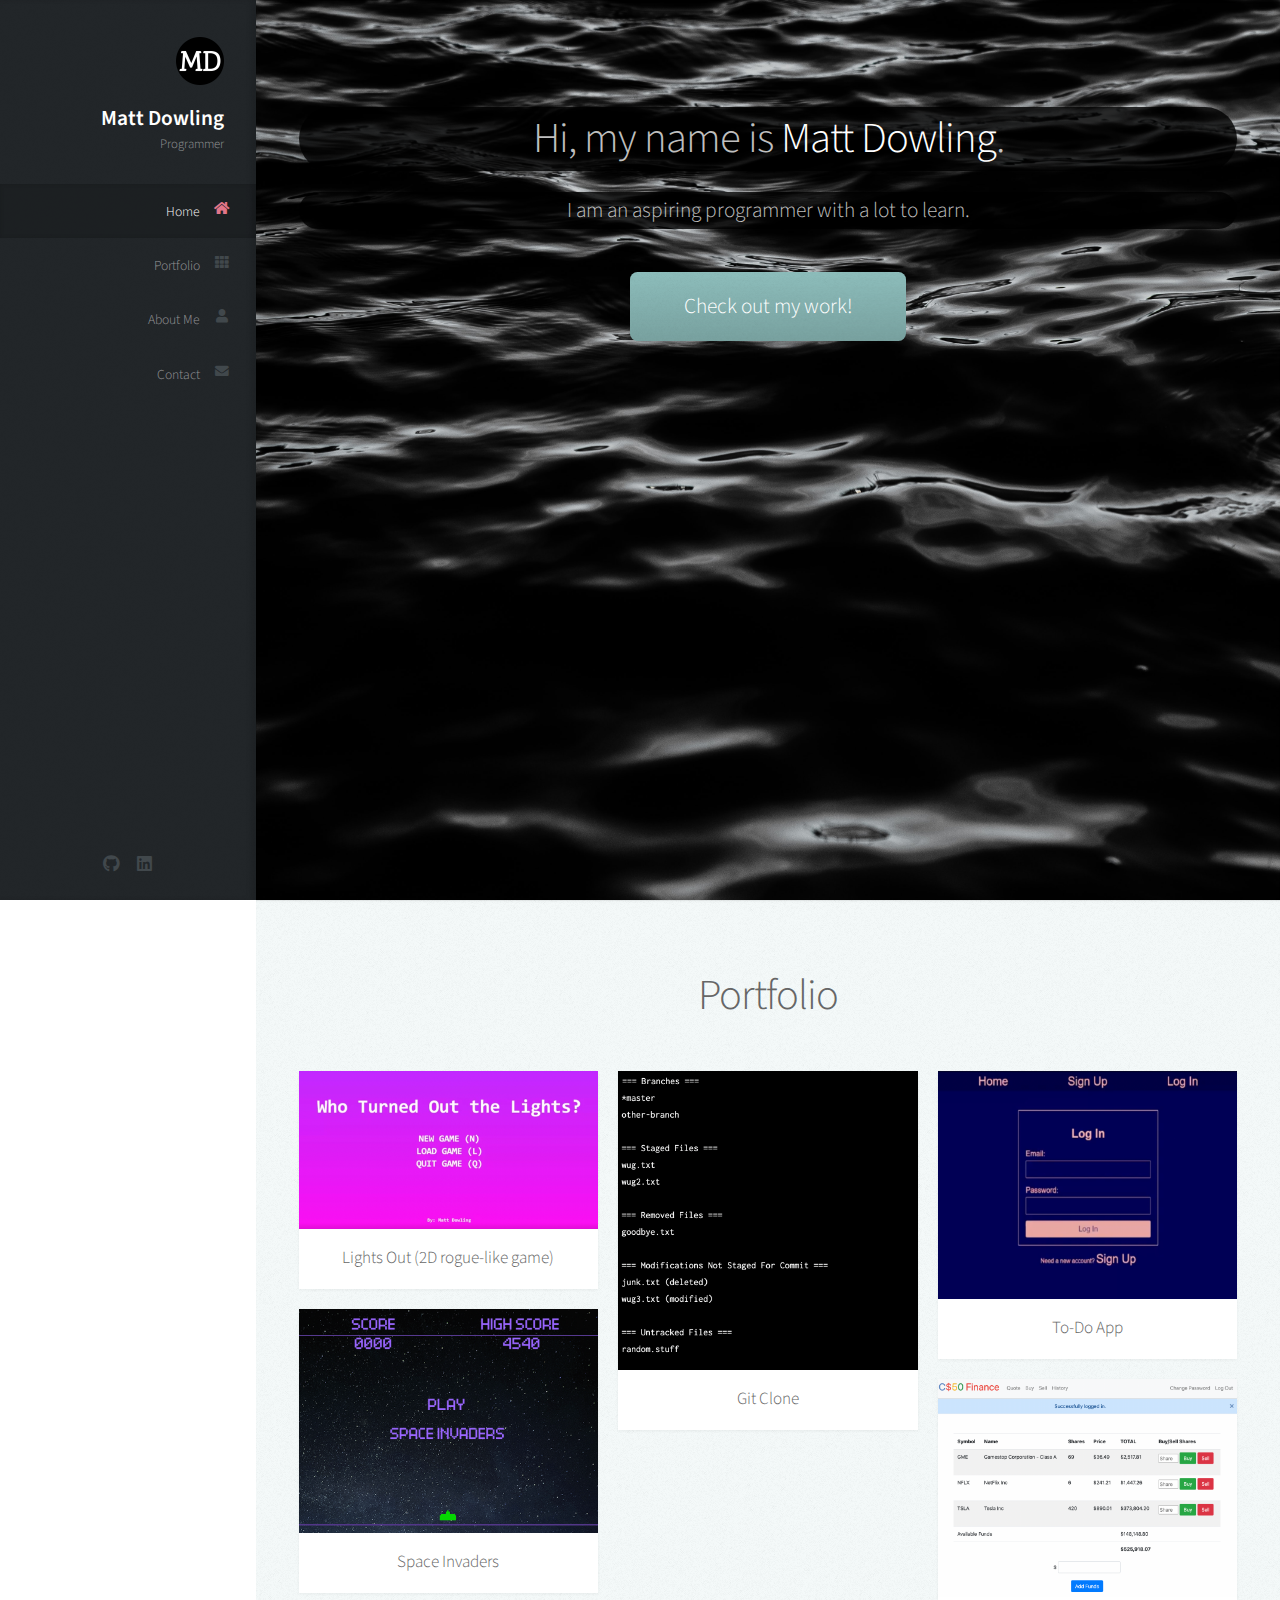
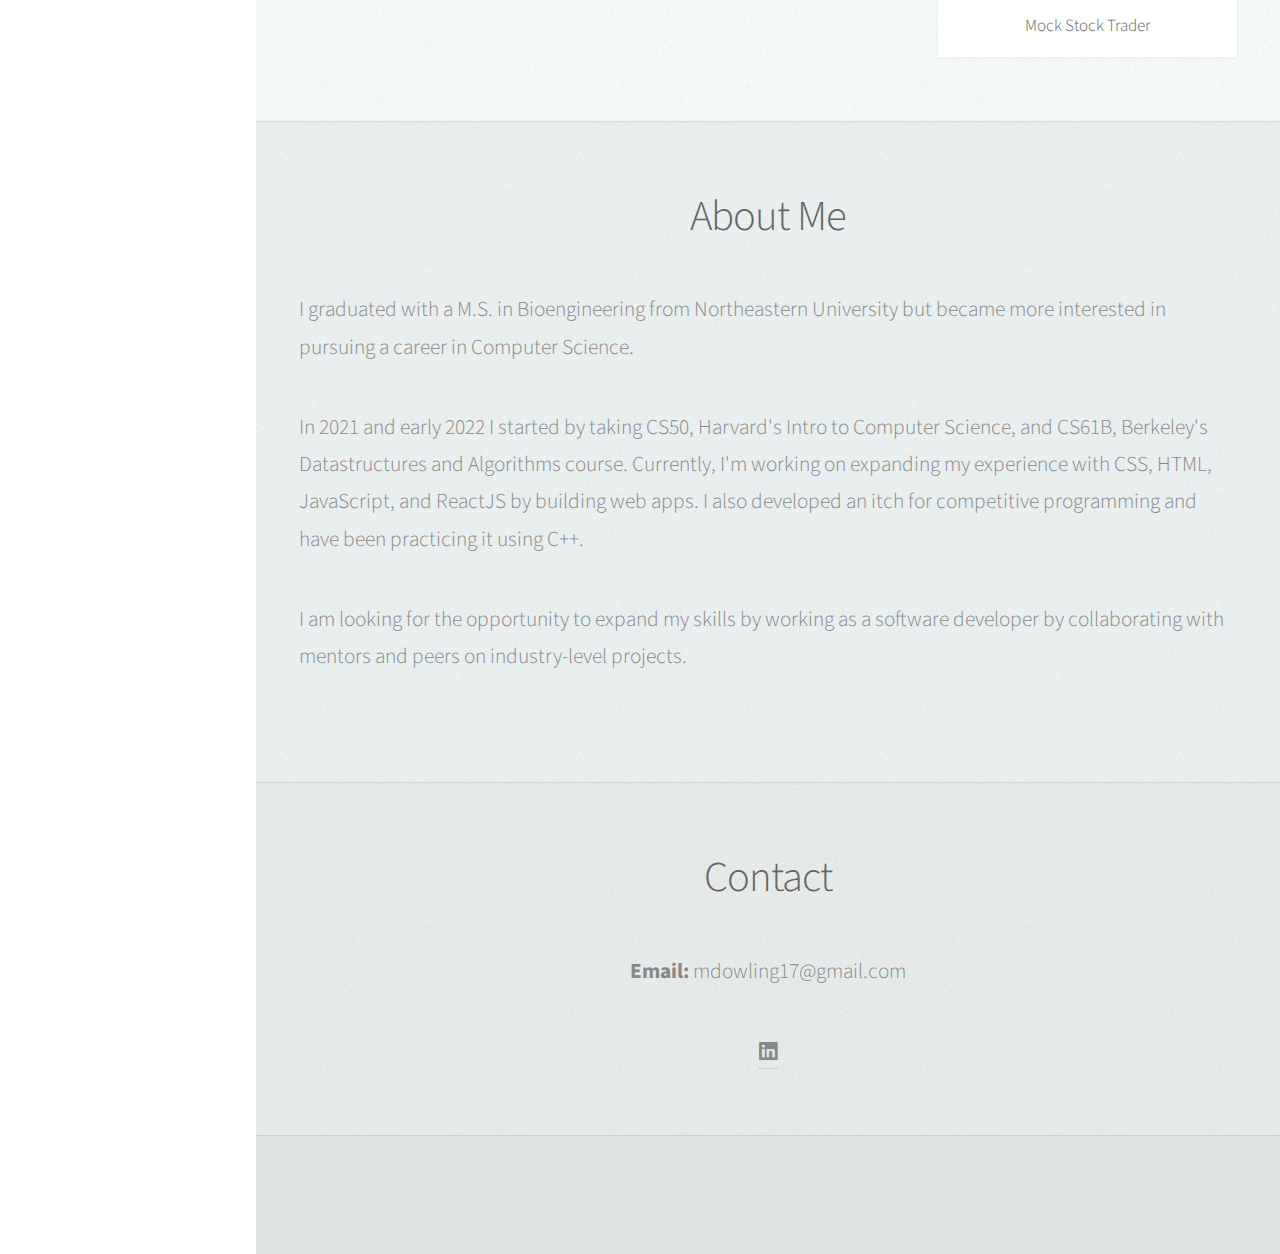
<file: index.html>
<!DOCTYPE HTML>
<!--
	Prologue by HTML5 UP
	html5up.net | @ajlkn
	Free for personal and commercial use under the CCA 3.0 license (html5up.net/license)
-->
<html>
	<head>
		<title>Matt Dowling</title>
		<meta charset="utf-8" />
		<meta name="viewport" content="width=device-width, initial-scale=1, user-scalable=no" />
		<link rel="stylesheet" href="assets/css/main.css" />
		<link rel="stylesheet" href="https://cdnjs.cloudflare.com/ajax/libs/font-awesome/6.1.2/css/all.min.css" integrity="sha512-1sCRPdkRXhBV2PBLUdRb4tMg1w2YPf37qatUFeS7zlBy7jJI8Lf4VHwWfZZfpXtYSLy85pkm9GaYVYMfw5BC1A==" crossorigin="anonymous" referrerpolicy="no-referrer" />
		<link rel="apple-touch-icon" sizes="180x180" href="/images/favicon_io/apple-touch-icon.png">
		<link rel="icon" type="image/png" sizes="32x32" href="/images/favicon_io/favicon-32x32.png">
		<link rel="icon" type="image/png" sizes="16x16" href="/images/favicon_io/favicon-16x16.png">
		<link rel="manifest" href="/images/favicon_io/site.webmanifest">
	</head>
	<body class="is-preload">

		<!-- Header -->
			<div id="header">

				<div class="top">

					<!-- Logo -->
						<div id="logo">
							<span class="image avatar48"><img src="images/favicon_io/android-chrome-192x192.png" alt="" /></span>
							<h1 id="title">Matt Dowling</h1>
							<p>Programmer</p>
						</div>

					<!-- Nav -->
						<nav id="nav">
							<ul>
								<li><a href="#top" id="top-link"><span class="icon solid fa-home">Home</span></a></li>
								<li><a href="#portfolio" id="portfolio-link"><span class="icon solid fa-th">Portfolio</span></a></li>
								<li><a href="#about" id="about-link"><span class="icon solid fa-user">About Me</span></a></li>
								<li><a href="#contact" id="contact-link"><span class="icon solid fa-envelope">Contact</span></a></li>
							</ul>
						</nav>

				</div>

				<div class="bottom">

					<!-- Social Icons -->
						<ul class="icons">
							<!-- <li><a href="#" class="icon brands fa-twitter"><span class="label">Twitter</span></a></li>
							<li><a href="#" class="icon brands fa-facebook-f"><span class="label">Facebook</span></a></li> -->
							<li><a href="https://github.com/mdowling17" class="icon brands fa-github"><span class="label">Github</span></a></li>
							<li><a href="https://www.linkedin.com/in/matthew-d-b1b749139/" class="icon brands fa-linkedin"><span class="label">LinkedIn</span></a></li>
							<!-- <li><a href="#" class="icon brands fa-dribbble"><span class="label">Dribbble</span></a></li> -->
							<!-- <li><a href="#" class="icon solid fa-envelope"><span class="label">Email</span></a></li> -->
						</ul>

				</div>

			</div>

		<!-- Main -->
			<div id="main">

				<!-- Intro -->
					<section id="top" class="one dark cover" style="height:100vh">
						<div class="container">

							<header>
								<h2 class="alt">Hi, my name is <strong>Matt Dowling</strong>.</h2>
								<p>I am an aspiring programmer with a lot to learn.</p>
							</header>

							<footer>
								<a href="#portfolio" class="button scrolly">Check out my work!</a>
							</footer>
							

						</div>
					</section>

				<!-- Portfolio -->
					<section id="portfolio" class="two">
						<div class="container">

							<header>
								<h2>Portfolio</h2>
							</header>

							<!-- <p>Filler</p> -->

							<div class="row">
								<div class="col-4 col-12-mobile">
									<article class="item">
										<a href="lightsout.html" class="image fit"><img src="images/LightsOutCover.png" alt="" /></a>
										<header>
											<h3>Lights Out (2D rogue-like game)</h3>
										</header>
									</article>
									<article class="item">
										<a href="spaceinvaders.html" class="image fit"><img src="images/SpaceInvadersCover.png" alt="" /></a>
										<header>
											<h3>Space Invaders</h3>
										</header>
									</article>
								</div>
								<div class="col-4 col-12-mobile">
									<article class="item">
										<a href="gitclone.html" class="image fit"><img src="images/Gitlet.png" alt="" /></a>
										<header>
											<h3>Git Clone</h3>
										</header>
									</article>
									<!-- <article class="item">
										<a href="#" class="image fit"><img src="images/pic07.jpg" alt="" /></a>
										<header>
											<h3>Orci Convallis</h3>
										</header>
									</article> -->
								</div>
								<div class="col-4 col-12-mobile">
									<article class="item">
										<a href="todoapp.html" class="image fit"><img src="images/ToDoAppCover.png" alt="" /></a>
										<header>
											<h3>To-Do App</h3>
										</header>
									</article>
									<article class="item">
										<a href="finance.html" class="image fit"><img src="images/FinanceCover.png" alt="" /></a>
										<header>
											<h3>Mock Stock Trader</h3>
										</header>
									</article>
								</div>
							</div>

						</div>
					</section>

				<!-- About Me -->
					<section id="about" class="three">
						<div class="container">

							<header>
								<h2>About Me</h2>
							</header>

							<!-- <a href="#" class="image featured"><img src="images/pic08.jpg" alt="" /></a> -->
							<div class="txt-left">
							<p>I graduated with a M.S. in Bioengineering from Northeastern University but became more interested in pursuing a career in Computer Science.</p>
							<p>In 2021 and early 2022 I started by taking CS50, Harvard's Intro to Computer Science, and CS61B, Berkeley's Datastructures and Algorithms course.  Currently, I'm working on expanding my experience with CSS, HTML, JavaScript, and ReactJS by building web apps. I also developed an itch for competitive programming and have been practicing it using C++.</p> 
							<p>I am looking for the opportunity to expand my skills by working as a software developer by collaborating with mentors and peers on industry-level projects.</p>
							</div>
						</div>
					</section>

				<!-- Contact -->
					<section id="contact" class="four">
						<div class="container">

							<header>
								<h2>Contact</h2>
							</header>

							<p><span style="font-weight: bold">Email:</span> mdowling17@gmail.com</p>
							<a href="https://www.linkedin.com/in/matthew-d-b1b749139/" class="icon brands fa-linkedin"><span class="label">LinkedIn</span></a>

							<!-- <p>Elementum sem parturient nulla quam placerat viverra
							mauris non cum elit tempus ullamcorper dolor. Libero rutrum ut lacinia
							donec curae mus. Eleifend id porttitor ac ultricies lobortis sem nunc
							orci ridiculus faucibus a consectetur. Porttitor curae mauris urna mi dolor.</p> -->

							<!-- <form method="post" action="#">
								<div class="row">
									<div class="col-6 col-12-mobile"><input type="text" name="name" placeholder="Name" /></div>
									<div class="col-6 col-12-mobile"><input type="text" name="email" placeholder="Email" /></div>
									<div class="col-12">
										<textarea name="message" placeholder="Message"></textarea>
									</div>
									<div class="col-12">
										<input type="submit" value="Send Message" />
									</div>
								</div>
							</form> -->

						</div>
					</section>

			</div>

		<!-- Footer -->
			<div id="footer">

				<!-- Copyright -->
					<ul class="copyright">
						<!-- <li>&copy; Untitled. All rights reserved.</li><li>Design: <a href="http://html5up.net">HTML5 UP</a></li> -->
					</ul>

			</div>

		<!-- Scripts -->
			<script src="assets/js/jquery.min.js"></script>
			<script src="assets/js/jquery.scrolly.min.js"></script>
			<script src="assets/js/jquery.scrollex.min.js"></script>
			<script src="assets/js/browser.min.js"></script>
			<script src="assets/js/breakpoints.min.js"></script>
			<script src="assets/js/util.js"></script>
			<script src="assets/js/main.js"></script>

	</body>
</html>
</file>
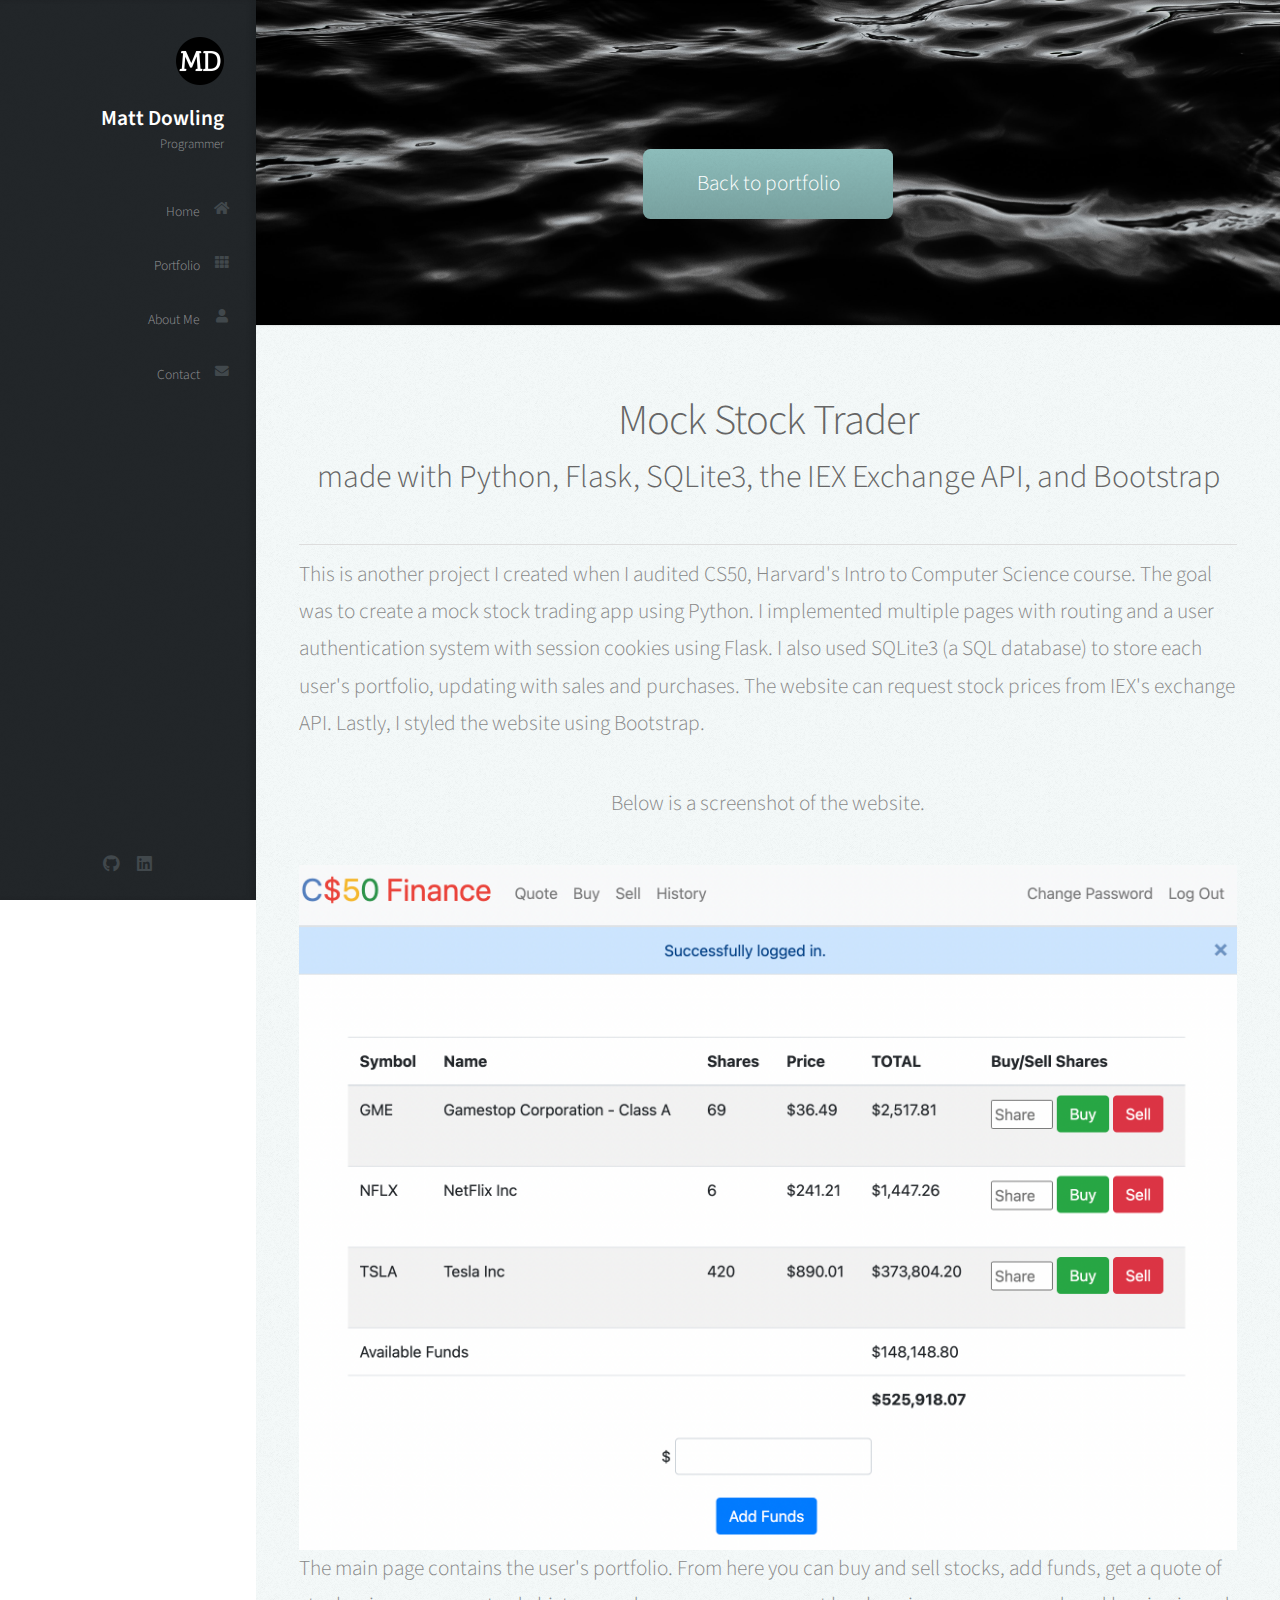
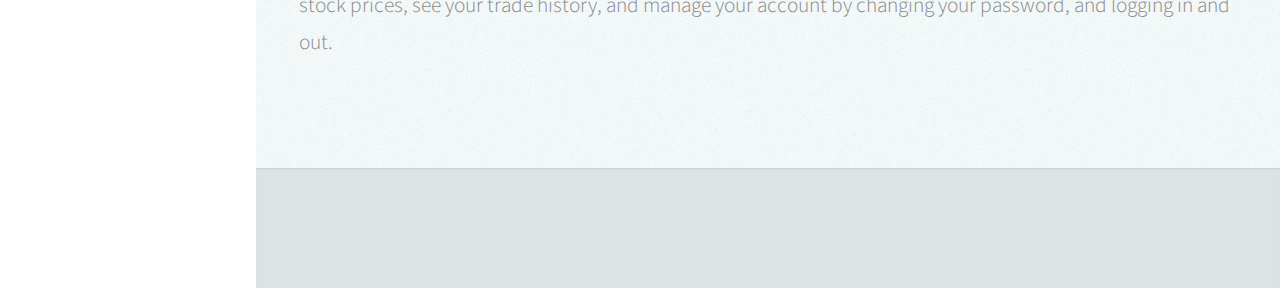
<file: finance.html>
<!DOCTYPE HTML>
<!--
	Prologue by HTML5 UP
	html5up.net | @ajlkn
	Free for personal and commercial use under the CCA 3.0 license (html5up.net/license)
-->
<html>
	<head>
		<title>Matt Dowling</title>
		<meta charset="utf-8" />
		<meta name="viewport" content="width=device-width, initial-scale=1, user-scalable=no" />
		<link rel="stylesheet" href="assets/css/main.css" />
		<link rel="stylesheet" href="https://cdnjs.cloudflare.com/ajax/libs/font-awesome/6.1.2/css/all.min.css" integrity="sha512-1sCRPdkRXhBV2PBLUdRb4tMg1w2YPf37qatUFeS7zlBy7jJI8Lf4VHwWfZZfpXtYSLy85pkm9GaYVYMfw5BC1A==" crossorigin="anonymous" referrerpolicy="no-referrer" />
		<link rel="apple-touch-icon" sizes="180x180" href="/images/favicon_io/apple-touch-icon.png">
		<link rel="icon" type="image/png" sizes="32x32" href="/images/favicon_io/favicon-32x32.png">
		<link rel="icon" type="image/png" sizes="16x16" href="/images/favicon_io/favicon-16x16.png">
		<link rel="manifest" href="/images/favicon_io/site.webmanifest">
	</head>
	<body class="is-preload">

		<!-- Header -->
			<div id="header">

				<div class="top">

					<!-- Logo -->
						<div id="logo">
							<span class="image avatar48"><img src="images/favicon_io/android-chrome-192x192.png" alt="" /></span>
							<h1 id="title">Matt Dowling</h1>
							<p>Programmer</p>
						</div>

					<!-- Nav -->
						<nav id="nav">
							<ul>
								<li><a href="index.html#top" id="top-link"><span class="icon solid fa-home">Home</span></a></li>
								<li><a href="index.html#portfolio" id="portfolio-link"><span class="icon solid fa-th">Portfolio</span></a></li>
								<li><a href="index.html#about" id="about-link"><span class="icon solid fa-user">About Me</span></a></li>
								<li><a href="index.html#contact" id="contact-link"><span class="icon solid fa-envelope">Contact</span></a></li>
							</ul>
						</nav>

				</div>

				<div class="bottom">

					<!-- Social Icons -->
						<ul class="icons">
							<!-- <li><a href="#" class="icon brands fa-twitter"><span class="label">Twitter</span></a></li>
							<li><a href="#" class="icon brands fa-facebook-f"><span class="label">Facebook</span></a></li> -->
							<li><a href="#" class="icon brands fa-github"><span class="label">Github</span></a></li>
							<li><a href="#" class="icon brands fa-linkedin"><span class="label">LinkedIn</span></a></li>
							<!-- <li><a href="#" class="icon brands fa-dribbble"><span class="label">Dribbble</span></a></li> -->
							<!-- <li><a href="#" class="icon solid fa-envelope"><span class="label">Email</span></a></li> -->
						</ul>

				</div>

			</div>

		<!-- Main -->
			<div id="main">

				<!-- Intro -->
					<section id="top" class="one dark cover">
						<div class="container">

							<header>
								
							</header>

							<footer>
								<a href="index.html#portfolio" class="button scrolly">Back to portfolio</a>
							</footer>

						</div>
					</section>

				<!-- Portfolio Item -->
					<section id="portfolio" class="two">
						<div class="container">

							<header>
								<h2>Mock Stock Trader</h2>
                                <h3>made with Python, Flask, SQLite3, the IEX Exchange API, and Bootstrap</h3>
							</header>
                            <hr>
							<p class="txt-left">This is another project I created when I audited CS50, Harvard's Intro to Computer Science course. The goal was to create a mock stock trading app using Python. I implemented multiple pages with routing and a user authentication system with session cookies using Flask. I also used SQLite3 (a SQL database) to store each user's portfolio, updating with sales and purchases. The website can request stock prices from IEX's exchange API. Lastly, I styled the website using Bootstrap.</p>
                            <p class="txt-center">Below is a screenshot of the website.</p>
							<div class="row aln-center">
								<img src="images/FinanceCover.png">
							</div>
							<p class="txt-left">The main page contains the user's portfolio. From here you can buy and sell stocks, add funds, get a quote of stock prices, see your trade history, and manage your account by changing your password, and logging in and out.</p>

						</div>
					</section>
			</div>

		<!-- Footer -->
			<div id="footer">

				<!-- Copyright -->
					<ul class="copyright">
						<!-- <li>&copy; Untitled. All rights reserved.</li><li>Design: <a href="http://html5up.net">HTML5 UP</a></li> -->
					</ul>

			</div>

		<!-- Scripts -->
			<script src="assets/js/jquery.min.js"></script>
			<script src="assets/js/jquery.scrolly.min.js"></script>
			<script src="assets/js/jquery.scrollex.min.js"></script>
			<script src="assets/js/browser.min.js"></script>
			<script src="assets/js/breakpoints.min.js"></script>
			<script src="assets/js/util.js"></script>
			<script src="assets/js/main.js"></script>

	</body>
</html>
</file>
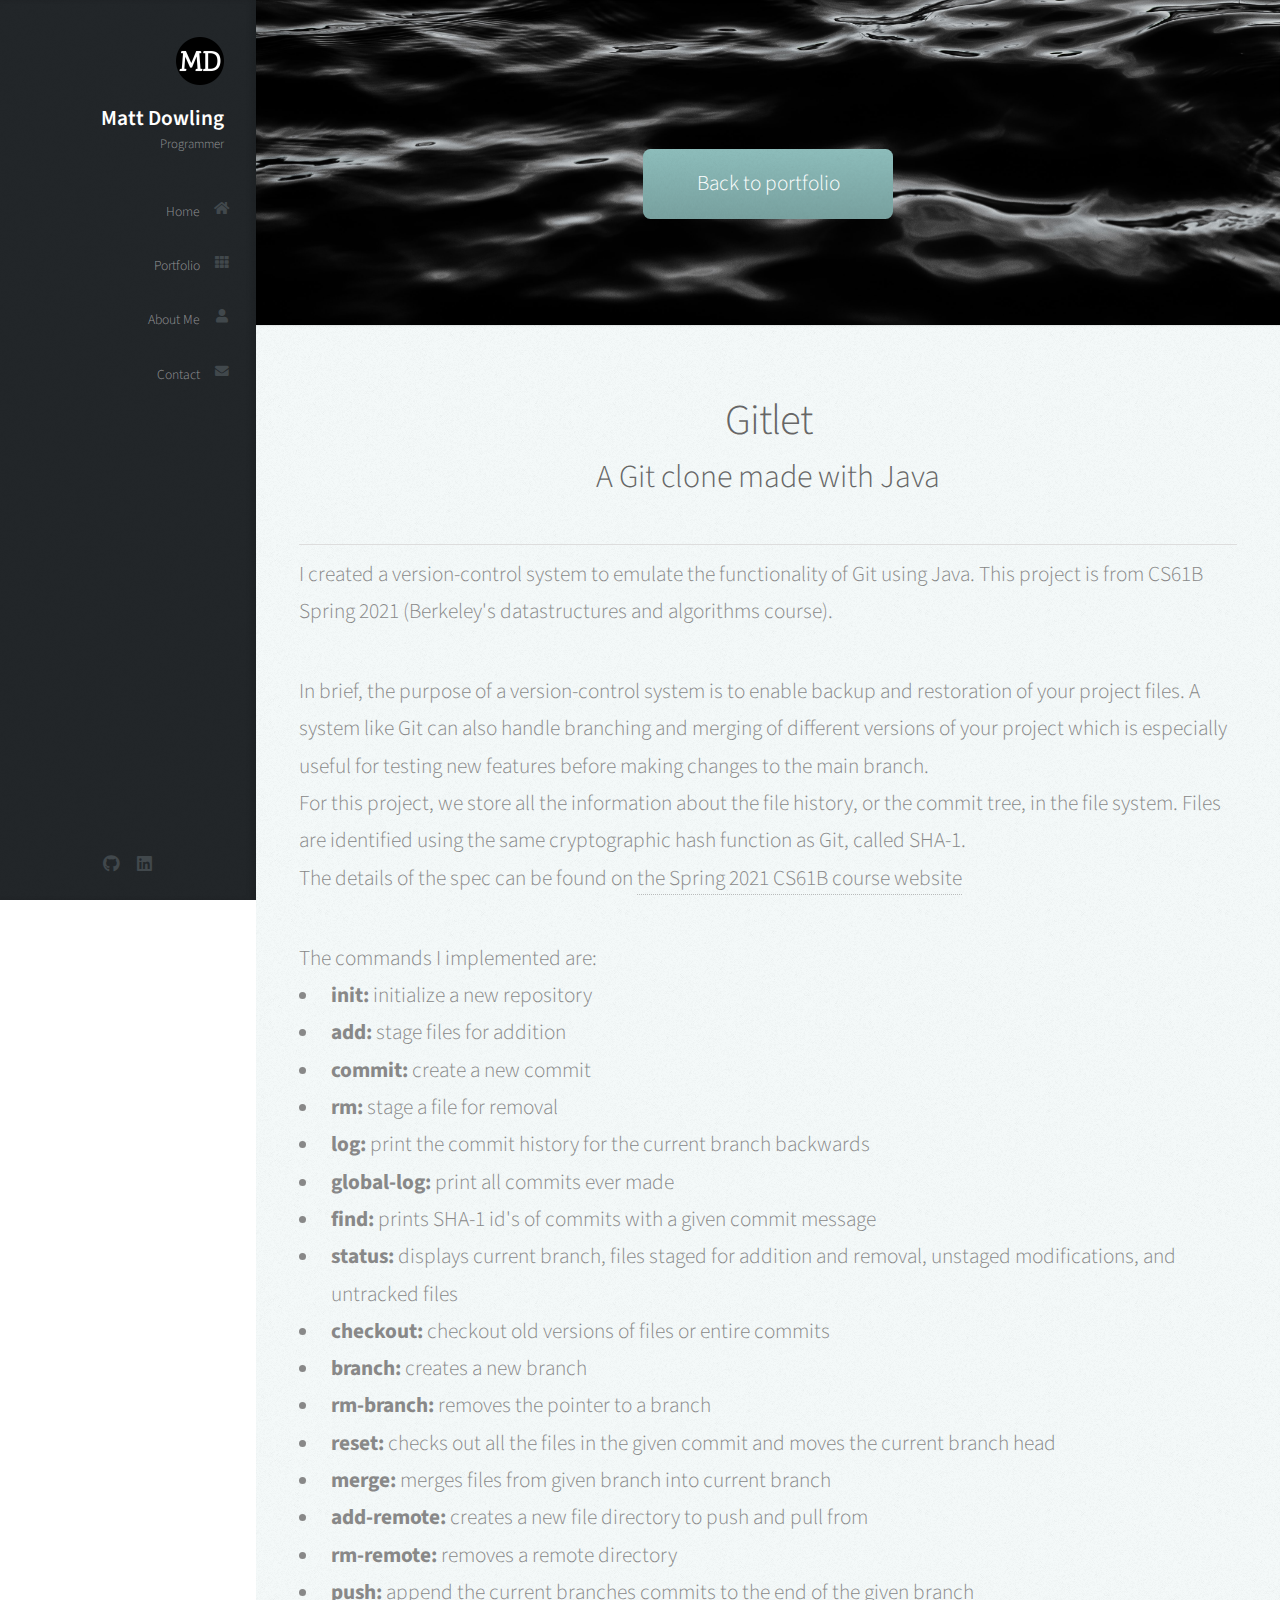
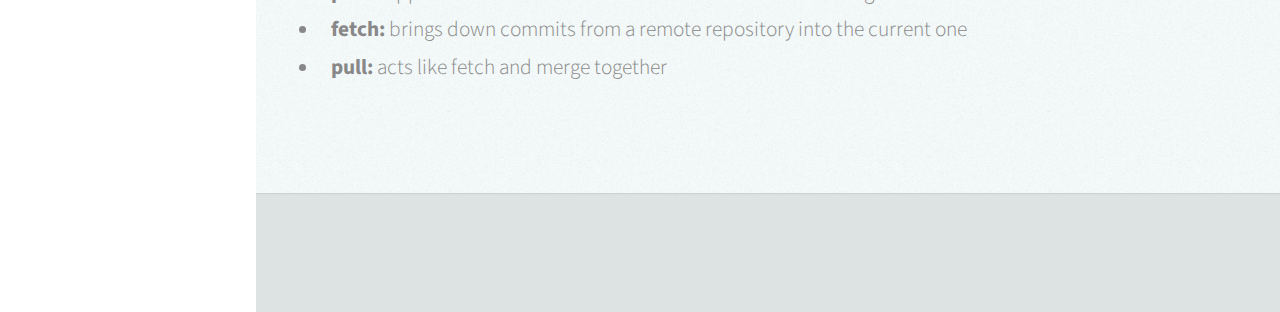
<file: gitclone.html>
<!DOCTYPE HTML>
<!--
	Prologue by HTML5 UP
	html5up.net | @ajlkn
	Free for personal and commercial use under the CCA 3.0 license (html5up.net/license)
-->
<html>
	<head>
		<title>Matt Dowling</title>
		<meta charset="utf-8" />
		<meta name="viewport" content="width=device-width, initial-scale=1, user-scalable=no" />
		<link rel="stylesheet" href="assets/css/main.css" />
		<link rel="stylesheet" href="https://cdnjs.cloudflare.com/ajax/libs/font-awesome/6.1.2/css/all.min.css" integrity="sha512-1sCRPdkRXhBV2PBLUdRb4tMg1w2YPf37qatUFeS7zlBy7jJI8Lf4VHwWfZZfpXtYSLy85pkm9GaYVYMfw5BC1A==" crossorigin="anonymous" referrerpolicy="no-referrer" />
		<link rel="apple-touch-icon" sizes="180x180" href="/images/favicon_io/apple-touch-icon.png">
		<link rel="icon" type="image/png" sizes="32x32" href="/images/favicon_io/favicon-32x32.png">
		<link rel="icon" type="image/png" sizes="16x16" href="/images/favicon_io/favicon-16x16.png">
		<link rel="manifest" href="/images/favicon_io/site.webmanifest">
	</head>
	<body class="is-preload">

		<!-- Header -->
			<div id="header">

				<div class="top">

					<!-- Logo -->
						<div id="logo">
							<span class="image avatar48"><img src="images/favicon_io/android-chrome-192x192.png" alt="" /></span>
							<h1 id="title">Matt Dowling</h1>
							<p>Programmer</p>
						</div>

					<!-- Nav -->
						<nav id="nav">
							<ul>
								<li><a href="index.html#top" id="top-link"><span class="icon solid fa-home">Home</span></a></li>
								<li><a href="index.html#portfolio" id="portfolio-link"><span class="icon solid fa-th">Portfolio</span></a></li>
								<li><a href="index.html#about" id="about-link"><span class="icon solid fa-user">About Me</span></a></li>
								<li><a href="index.html#contact" id="contact-link"><span class="icon solid fa-envelope">Contact</span></a></li>
							</ul>
						</nav>

				</div>

				<div class="bottom">

					<!-- Social Icons -->
						<ul class="icons">
							<!-- <li><a href="#" class="icon brands fa-twitter"><span class="label">Twitter</span></a></li>
							<li><a href="#" class="icon brands fa-facebook-f"><span class="label">Facebook</span></a></li> -->
							<li><a href="#" class="icon brands fa-github"><span class="label">Github</span></a></li>
							<li><a href="#" class="icon brands fa-linkedin"><span class="label">LinkedIn</span></a></li>
							<!-- <li><a href="#" class="icon brands fa-dribbble"><span class="label">Dribbble</span></a></li> -->
							<!-- <li><a href="#" class="icon solid fa-envelope"><span class="label">Email</span></a></li> -->
						</ul>

				</div>

			</div>

		<!-- Main -->
			<div id="main">

				<!-- Intro -->
					<section id="top" class="one dark cover">
						<div class="container">

							<header>
								
							</header>

							<footer>
								<a href="index.html#portfolio" class="button scrolly">Back to portfolio</a>
							</footer>

						</div>
					</section>

				<!-- Portfolio Item -->
					<section id="portfolio" class="two">
						<div class="container txt-left">

							<header class="txt-center">
								<h2>Gitlet</h2>
                                <h3>A Git clone made with Java</h3>
							</header>
                            <hr>
							<p>I created a version-control system to emulate the functionality of Git using Java. This project is from CS61B Spring 2021 (Berkeley's datastructures and algorithms course).</p>
							<p>In brief, the purpose of a version-control system is to enable backup and restoration of your project files. A system like Git can also handle branching and merging of different versions of your project which is especially useful for testing new features before making changes to the main branch.<br>For this project, we store all the information about the file history, or the commit tree, in the file system. Files are identified using the same cryptographic hash function as Git, called SHA-1.<br>
								The details of the spec can be found on <a href="https://sp21.datastructur.es/materials/proj/proj2/proj2#overview-of-gitlet">the Spring 2021 CS61B course website</a>
								</p>
								The commands I implemented are:
							<ul>
								<li><span style="font-weight: bold">init:</span> initialize a new repository</li>
								<li><span style="font-weight: bold">add:</span> stage files for addition</li>
								<li><span style="font-weight: bold">commit:</span> create a new commit</li>
								<li><span style="font-weight: bold">rm:</span> stage a file for removal</li>
								<li><span style="font-weight: bold">log:</span> print the commit history for the current branch backwards</li>
								<li><span style="font-weight: bold">global-log:</span> print all commits ever made </li>
								<li><span style="font-weight: bold">find:</span> prints SHA-1 id's of commits with a given commit message</li>
								<li><span style="font-weight: bold">status:</span> displays current branch, files staged for addition and removal, unstaged modifications, and untracked files</li>
								<li><span style="font-weight: bold">checkout:</span> checkout old versions of files or entire commits</li>
								<li><span style="font-weight: bold">branch:</span> creates a new branch</li>
								<li><span style="font-weight: bold">rm-branch:</span> removes the pointer to a branch</li>
								<li><span style="font-weight: bold">reset:</span> checks out all the files in the given commit and moves the current branch head</li>
								<li><span style="font-weight: bold">merge:</span> merges files from given branch into current branch</li>
								<li><span style="font-weight: bold">add-remote:</span> creates a new file directory to push and pull from</li>
								<li><span style="font-weight: bold">rm-remote:</span> removes a remote directory</li>
								<li><span style="font-weight: bold">push:</span> append the current branches commits to the end of the given branch</li>
								<li><span style="font-weight: bold">fetch:</span> brings down commits from a remote repository into the current one</li>
								<li><span style="font-weight: bold">pull:</span> acts like fetch and merge together</li>
							</ul>

						</div>
					</section>
			</div>

		<!-- Footer -->
			<div id="footer">

				<!-- Copyright -->
					<ul class="copyright">
						<!-- <li>&copy; Untitled. All rights reserved.</li><li>Design: <a href="http://html5up.net">HTML5 UP</a></li> -->
					</ul>

			</div>

		<!-- Scripts -->
			<script src="assets/js/jquery.min.js"></script>
			<script src="assets/js/jquery.scrolly.min.js"></script>
			<script src="assets/js/jquery.scrollex.min.js"></script>
			<script src="assets/js/browser.min.js"></script>
			<script src="assets/js/breakpoints.min.js"></script>
			<script src="assets/js/util.js"></script>
			<script src="assets/js/main.js"></script>

	</body>
</html>
</file>
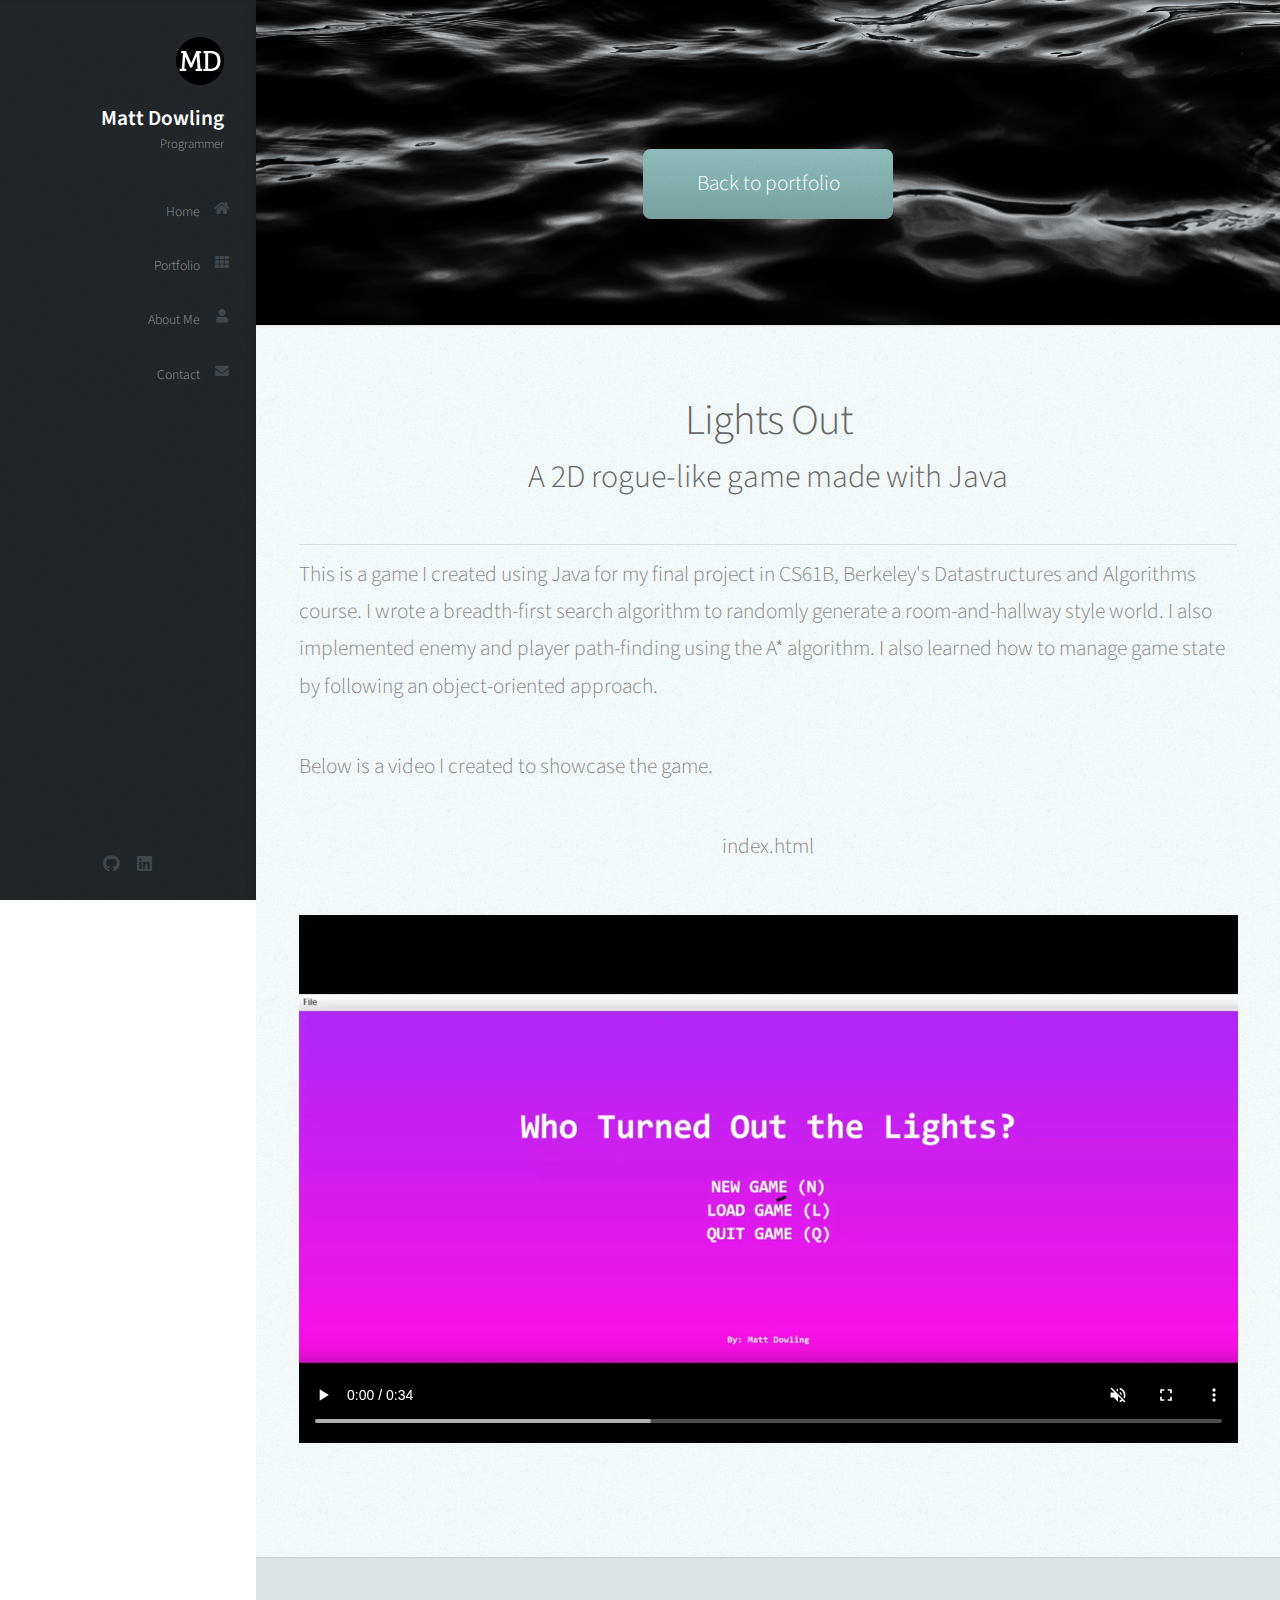
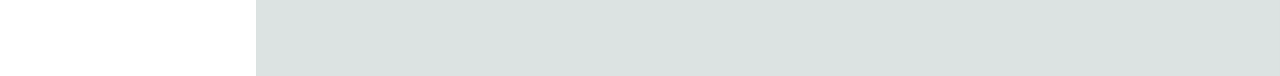
<file: lightsout.html>
<!DOCTYPE HTML>
<!--
	Prologue by HTML5 UP
	html5up.net | @ajlkn
	Free for personal and commercial use under the CCA 3.0 license (html5up.net/license)
-->
<html>
	<head>
		<title>Matt Dowling</title>
		<meta charset="utf-8" />
		<meta name="viewport" content="width=device-width, initial-scale=1, user-scalable=no" />
		<link rel="stylesheet" href="assets/css/main.css" />
		<link rel="stylesheet" href="https://cdnjs.cloudflare.com/ajax/libs/font-awesome/6.1.2/css/all.min.css" integrity="sha512-1sCRPdkRXhBV2PBLUdRb4tMg1w2YPf37qatUFeS7zlBy7jJI8Lf4VHwWfZZfpXtYSLy85pkm9GaYVYMfw5BC1A==" crossorigin="anonymous" referrerpolicy="no-referrer" />
		<link rel="apple-touch-icon" sizes="180x180" href="/images/favicon_io/apple-touch-icon.png">
		<link rel="icon" type="image/png" sizes="32x32" href="/images/favicon_io/favicon-32x32.png">
		<link rel="icon" type="image/png" sizes="16x16" href="/images/favicon_io/favicon-16x16.png">
		<link rel="manifest" href="/images/favicon_io/site.webmanifest">
	</head>
	<body class="is-preload">

		<!-- Header -->
			<div id="header">

				<div class="top">

					<!-- Logo -->
						<div id="logo">
							<span class="image avatar48"><img src="images/favicon_io/android-chrome-192x192.png" alt="" /></span>
							<h1 id="title">Matt Dowling</h1>
							<p>Programmer</p>
						</div>

					<!-- Nav -->
						<nav id="nav">
							<ul>
								<li><a href="index.html#top" id="top-link"><span class="icon solid fa-home">Home</span></a></li>
								<li><a href="index.html#portfolio" id="portfolio-link"><span class="icon solid fa-th">Portfolio</span></a></li>
								<li><a href="index.html#about" id="about-link"><span class="icon solid fa-user">About Me</span></a></li>
								<li><a href="index.html#contact" id="contact-link"><span class="icon solid fa-envelope">Contact</span></a></li>
							</ul>
						</nav>

				</div>

				<div class="bottom">

					<!-- Social Icons -->
						<ul class="icons">
							<!-- <li><a href="#" class="icon brands fa-twitter"><span class="label">Twitter</span></a></li>
							<li><a href="#" class="icon brands fa-facebook-f"><span class="label">Facebook</span></a></li> -->
							<li><a href="#" class="icon brands fa-github"><span class="label">Github</span></a></li>
							<li><a href="#" class="icon brands fa-linkedin"><span class="label">LinkedIn</span></a></li>
							<!-- <li><a href="#" class="icon brands fa-dribbble"><span class="label">Dribbble</span></a></li> -->
							<!-- <li><a href="#" class="icon solid fa-envelope"><span class="label">Email</span></a></li> -->
						</ul>

				</div>

			</div>

		<!-- Main -->
			<div id="main">

				<!-- Intro -->
					<section id="top" class="one dark cover">
						<div class="container">

							<header>
								
							</header>

							<footer>
								<a href="index.html#portfolio" class="button scrolly">Back to portfolio</a>
							</footer>

						</div>
					</section>

				<!-- Portfolio Item -->
					<section id="portfolio" class="two">
						<div class="container">

							<header>
								<h2>Lights Out</h2>
                                <h3>A 2D rogue-like game made with Java</h3>
							</header>
                            <hr>
							<p class="txt-left">This is a game I created using Java for my final project in CS61B, Berkeley's Datastructures and Algorithms course. I wrote a <span>breadth-first search</span> algorithm to randomly generate a room-and-hallway style world. I also implemented enemy and player path-finding using the <span>A* algorithm</span>. I also learned how to manage game state by following an object-oriented approach.</p>
                            <p class="txt-left">Below is a video I created to showcase the game.</p>
                                index.html
							<div class="row aln-center">
								<video src="videos/Lights Out.mp4" controls muted></video>
							</div>

						</div>
					</section>
			</div>

		<!-- Footer -->
			<div id="footer">

				<!-- Copyright -->
					<ul class="copyright">
						<!-- <li>&copy; Untitled. All rights reserved.</li><li>Design: <a href="http://html5up.net">HTML5 UP</a></li> -->
					</ul>

			</div>

		<!-- Scripts -->
			<script src="assets/js/jquery.min.js"></script>
			<script src="assets/js/jquery.scrolly.min.js"></script>
			<script src="assets/js/jquery.scrollex.min.js"></script>
			<script src="assets/js/browser.min.js"></script>
			<script src="assets/js/breakpoints.min.js"></script>
			<script src="assets/js/util.js"></script>
			<script src="assets/js/main.js"></script>

	</body>
</html>
</file>
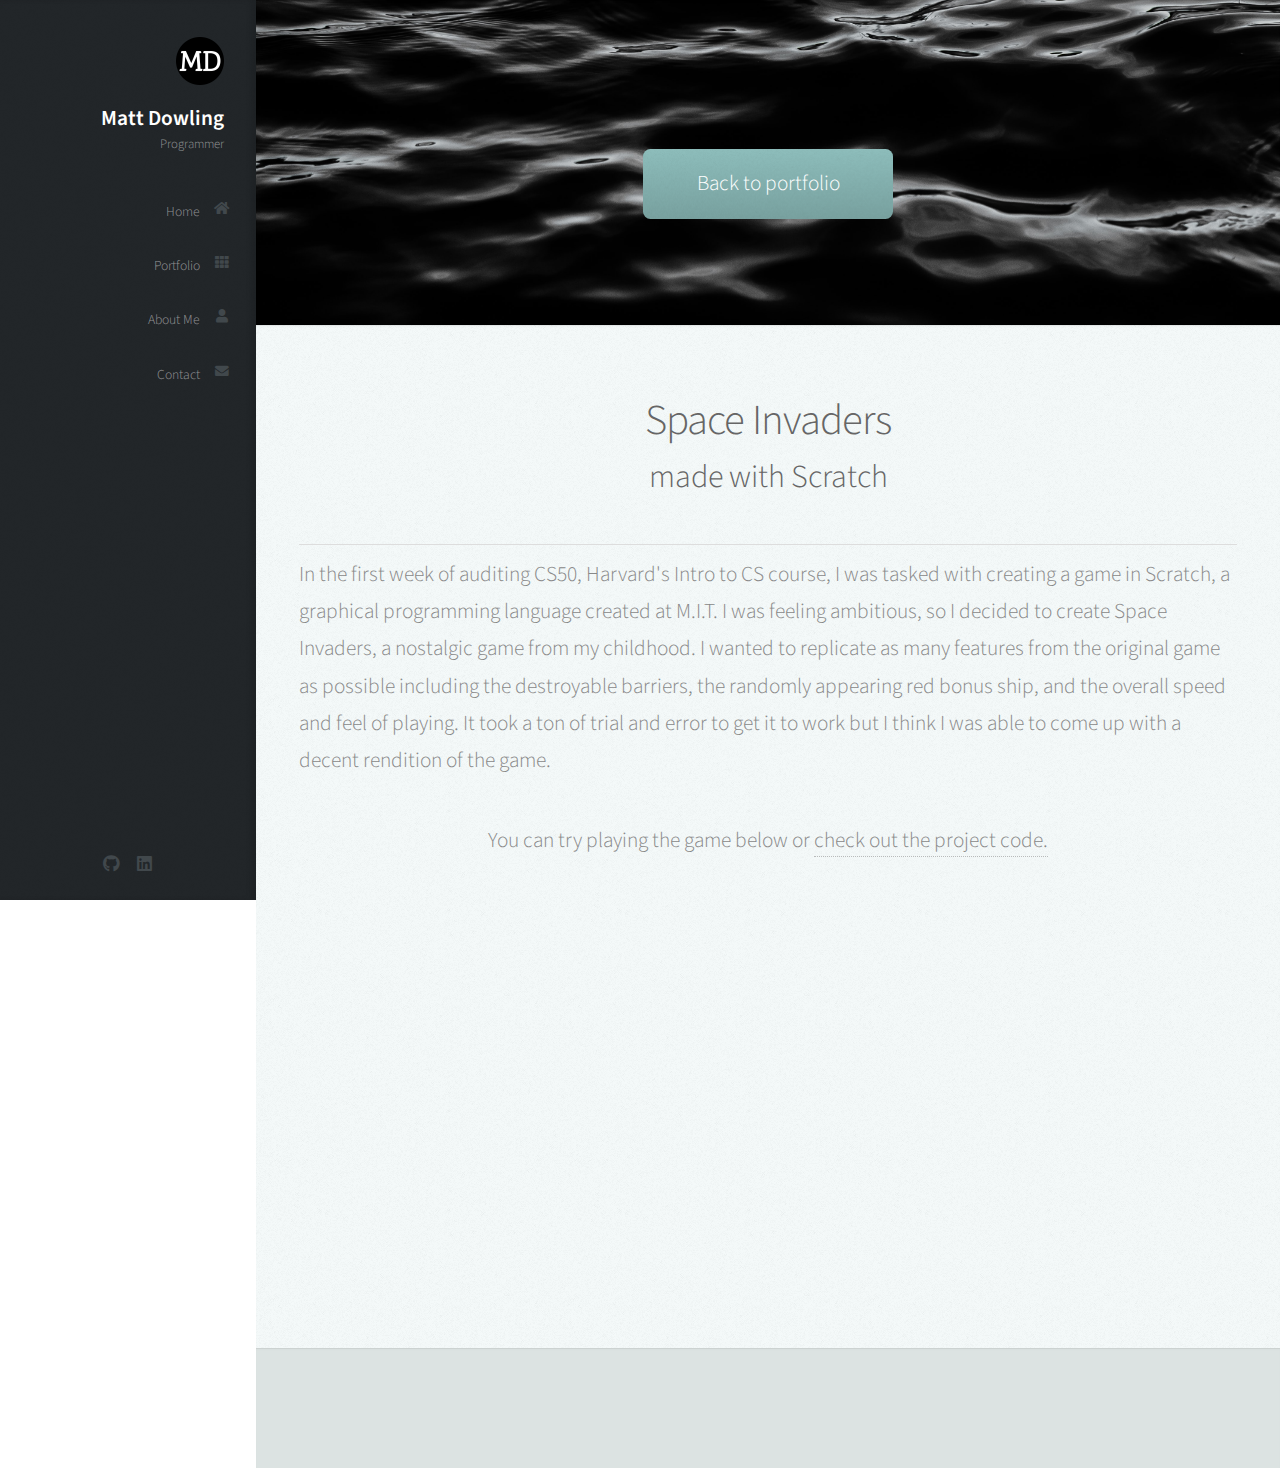
<file: spaceinvaders.html>
<!DOCTYPE HTML>
<!--
	Prologue by HTML5 UP
	html5up.net | @ajlkn
	Free for personal and commercial use under the CCA 3.0 license (html5up.net/license)
-->
<html>
	<head>
		<title>Matt Dowling</title>
		<meta charset="utf-8" />
		<meta name="viewport" content="width=device-width, initial-scale=1, user-scalable=no" />
		<link rel="stylesheet" href="assets/css/main.css" />
		<link rel="stylesheet" href="https://cdnjs.cloudflare.com/ajax/libs/font-awesome/6.1.2/css/all.min.css" integrity="sha512-1sCRPdkRXhBV2PBLUdRb4tMg1w2YPf37qatUFeS7zlBy7jJI8Lf4VHwWfZZfpXtYSLy85pkm9GaYVYMfw5BC1A==" crossorigin="anonymous" referrerpolicy="no-referrer" />
		<link rel="apple-touch-icon" sizes="180x180" href="/images/favicon_io/apple-touch-icon.png">
		<link rel="icon" type="image/png" sizes="32x32" href="/images/favicon_io/favicon-32x32.png">
		<link rel="icon" type="image/png" sizes="16x16" href="/images/favicon_io/favicon-16x16.png">
		<link rel="manifest" href="/images/favicon_io/site.webmanifest">
	</head>
	<body class="is-preload">

		<!-- Header -->
			<div id="header">

				<div class="top">

					<!-- Logo -->
						<div id="logo">
							<span class="image avatar48"><img src="images/favicon_io/android-chrome-192x192.png" alt="" /></span>
							<h1 id="title">Matt Dowling</h1>
							<p>Programmer</p>
						</div>

					<!-- Nav -->
						<nav id="nav">
							<ul>
								<li><a href="index.html#top" id="top-link"><span class="icon solid fa-home">Home</span></a></li>
								<li><a href="index.html#portfolio" id="portfolio-link"><span class="icon solid fa-th">Portfolio</span></a></li>
								<li><a href="index.html#about" id="about-link"><span class="icon solid fa-user">About Me</span></a></li>
								<li><a href="index.html#contact" id="contact-link"><span class="icon solid fa-envelope">Contact</span></a></li>
							</ul>
						</nav>

				</div>

				<div class="bottom">

					<!-- Social Icons -->
						<ul class="icons">
							<!-- <li><a href="#" class="icon brands fa-twitter"><span class="label">Twitter</span></a></li>
							<li><a href="#" class="icon brands fa-facebook-f"><span class="label">Facebook</span></a></li> -->
							<li><a href="#" class="icon brands fa-github"><span class="label">Github</span></a></li>
							<li><a href="#" class="icon brands fa-linkedin"><span class="label">LinkedIn</span></a></li>
							<!-- <li><a href="#" class="icon brands fa-dribbble"><span class="label">Dribbble</span></a></li> -->
							<!-- <li><a href="#" class="icon solid fa-envelope"><span class="label">Email</span></a></li> -->
						</ul>

				</div>

			</div>

		<!-- Main -->
			<div id="main">

				<!-- Intro -->
					<section id="top" class="one dark cover">
						<div class="container">

							<header>
								
							</header>

							<footer>
								<a href="index.html#portfolio" class="button scrolly">Back to portfolio</a>
							</footer>

						</div>
					</section>

				<!-- Portfolio Item -->
					<section id="portfolio" class="two">
						<div class="container">

							<header>
								<h2>Space Invaders</h2>
                                <h3>made with Scratch</h3>
							</header>
                            <hr>
							<p class="txt-left">In the first week of auditing CS50, Harvard's Intro to CS course, I was tasked with creating a game in Scratch, a graphical programming language created at M.I.T.  I was feeling ambitious, so I decided to create Space Invaders, a nostalgic game from my childhood. I wanted to replicate as many features from the original game as possible including the destroyable barriers, the randomly appearing red bonus ship, and the overall speed and feel of playing. It took a ton of trial and error to get it to work but I think I was able to come up with a decent rendition of the game.</p>
                            <p class="txt-center">You can try playing the game below or <a href="https://scratch.mit.edu/projects/477801902">check out the project code.</a></p>
							<div class="row aln-center">
								<iframe src="https://scratch.mit.edu/projects/477801902/embed" allowtransparency="true" width="485" height="402" frameborder="0" scrolling="no" allowfullscreen></iframe>
							</div>

						</div>
					</section>
			</div>

		<!-- Footer -->
			<div id="footer">

				<!-- Copyright -->
					<ul class="copyright">
						<!-- <li>&copy; Untitled. All rights reserved.</li><li>Design: <a href="http://html5up.net">HTML5 UP</a></li> -->
					</ul>

			</div>

		<!-- Scripts -->
			<script src="assets/js/jquery.min.js"></script>
			<script src="assets/js/jquery.scrolly.min.js"></script>
			<script src="assets/js/jquery.scrollex.min.js"></script>
			<script src="assets/js/browser.min.js"></script>
			<script src="assets/js/breakpoints.min.js"></script>
			<script src="assets/js/util.js"></script>
			<script src="assets/js/main.js"></script>

	</body>
</html>
</file>
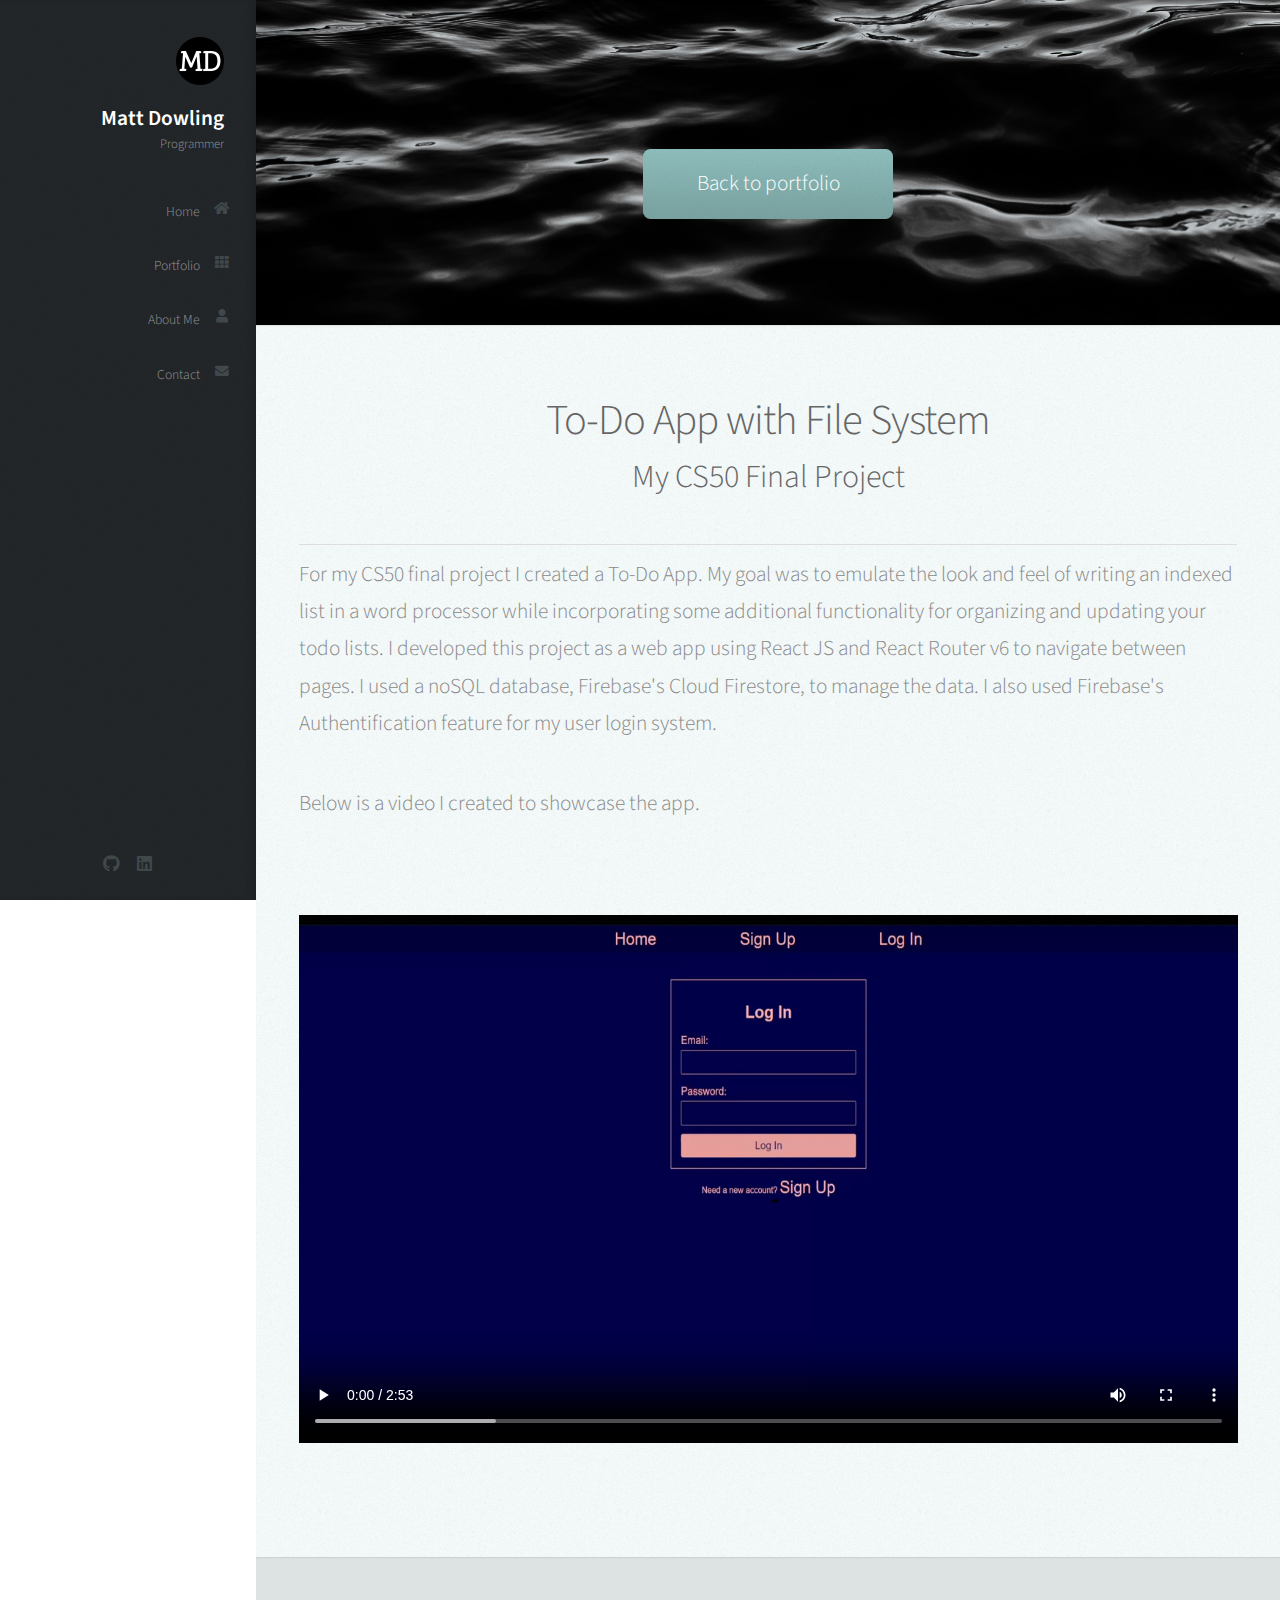
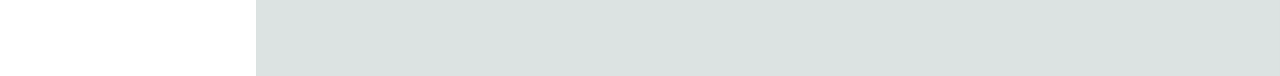
<file: todoapp.html>
<!DOCTYPE HTML>
<!--
	Prologue by HTML5 UP
	html5up.net | @ajlkn
	Free for personal and commercial use under the CCA 3.0 license (html5up.net/license)
-->
<html>
	<head>
		<title>Matt Dowling</title>
		<meta charset="utf-8" />
		<meta name="viewport" content="width=device-width, initial-scale=1, user-scalable=no" />
		<link rel="stylesheet" href="assets/css/main.css" />
		<link rel="stylesheet" href="https://cdnjs.cloudflare.com/ajax/libs/font-awesome/6.1.2/css/all.min.css" integrity="sha512-1sCRPdkRXhBV2PBLUdRb4tMg1w2YPf37qatUFeS7zlBy7jJI8Lf4VHwWfZZfpXtYSLy85pkm9GaYVYMfw5BC1A==" crossorigin="anonymous" referrerpolicy="no-referrer" />
		<link rel="apple-touch-icon" sizes="180x180" href="/images/favicon_io/apple-touch-icon.png">
		<link rel="icon" type="image/png" sizes="32x32" href="/images/favicon_io/favicon-32x32.png">
		<link rel="icon" type="image/png" sizes="16x16" href="/images/favicon_io/favicon-16x16.png">
		<link rel="manifest" href="/images/favicon_io/site.webmanifest">
	</head>
	<body class="is-preload">

		<!-- Header -->
			<div id="header">

				<div class="top">

					<!-- Logo -->
						<div id="logo">
							<span class="image avatar48"><img src="images/favicon_io/android-chrome-192x192.png" alt="" /></span>
							<h1 id="title">Matt Dowling</h1>
							<p>Programmer</p>
						</div>

					<!-- Nav -->
						<nav id="nav">
							<ul>
								<li><a href="index.html#top" id="top-link"><span class="icon solid fa-home">Home</span></a></li>
								<li><a href="index.html#portfolio" id="portfolio-link"><span class="icon solid fa-th">Portfolio</span></a></li>
								<li><a href="index.html#about" id="about-link"><span class="icon solid fa-user">About Me</span></a></li>
								<li><a href="index.html#contact" id="contact-link"><span class="icon solid fa-envelope">Contact</span></a></li>
							</ul>
						</nav>

				</div>

				<div class="bottom">

					<!-- Social Icons -->
						<ul class="icons">
							<!-- <li><a href="#" class="icon brands fa-twitter"><span class="label">Twitter</span></a></li>
							<li><a href="#" class="icon brands fa-facebook-f"><span class="label">Facebook</span></a></li> -->
							<li><a href="#" class="icon brands fa-github"><span class="label">Github</span></a></li>
							<li><a href="#" class="icon brands fa-linkedin"><span class="label">LinkedIn</span></a></li>
							<!-- <li><a href="#" class="icon brands fa-dribbble"><span class="label">Dribbble</span></a></li> -->
							<!-- <li><a href="#" class="icon solid fa-envelope"><span class="label">Email</span></a></li> -->
						</ul>

				</div>

			</div>

		<!-- Main -->
			<div id="main">

				<!-- Intro -->
					<section id="top" class="one dark cover">
						<div class="container">

							<header>
								
							</header>

							<footer>
								<a href="index.html#portfolio" class="button scrolly">Back to portfolio</a>
							</footer>

						</div>
					</section>

				<!-- Portfolio Item -->
					<section id="portfolio" class="two">
						<div class="container">

							<header>
								<h2>To-Do App with File System</h2>
                                <h3>My CS50 Final Project</h3>
							</header>
                            <hr>
							<p class="txt-left">For my CS50 final project I created a To-Do App. My goal was to emulate the look and feel of writing an indexed list in a word processor while incorporating some additional functionality for organizing and updating your todo lists.
								I developed this project as a web app using React JS and React Router v6 to navigate between pages. I used a noSQL database, Firebase's Cloud Firestore, to manage the data. I also used Firebase's Authentification feature for my user login system.</p>
                            <p class="txt-left">Below is a video I created to showcase the app.</p>
							<div class="row aln-center">
								<video src="videos/CS50 Final Project.mp4" controls></video>
							</div>

						</div>
					</section>
			</div>

		<!-- Footer -->
			<div id="footer">

				<!-- Copyright -->
					<ul class="copyright">
						<!-- <li>&copy; Untitled. All rights reserved.</li><li>Design: <a href="http://html5up.net">HTML5 UP</a></li> -->
					</ul>

			</div>

		<!-- Scripts -->
			<script src="assets/js/jquery.min.js"></script>
			<script src="assets/js/jquery.scrolly.min.js"></script>
			<script src="assets/js/jquery.scrollex.min.js"></script>
			<script src="assets/js/browser.min.js"></script>
			<script src="assets/js/breakpoints.min.js"></script>
			<script src="assets/js/util.js"></script>
			<script src="assets/js/main.js"></script>

	</body>
</html>
</file>
<file: assets/css/main.css>
@import url("fontawesome-all.min.css");
@import url("https://fonts.googleapis.com/css?family=Source+Sans+Pro:300,300italic,400,600");

/*
	Prologue by HTML5 UP
	html5up.net | @ajlkn
	Free for personal and commercial use under the CCA 3.0 license (html5up.net/license)
*/

html, body, div, span, applet, object,
iframe, h1, h2, h3, h4, h5, h6, p, blockquote,
pre, a, abbr, acronym, address, big, cite,
code, del, dfn, em, img, ins, kbd, q, s, samp,
small, strike, strong, sub, sup, tt, var, b,
u, i, center, dl, dt, dd, ol, ul, li, fieldset,
form, label, legend, table, caption, tbody,
tfoot, thead, tr, th, td, article, aside,
canvas, details, embed, figure, figcaption,
footer, header, hgroup, menu, nav, output, ruby,
section, summary, time, mark, audio, video {
	margin: 0;
	padding: 0;
	border: 0;
	font-size: 100%;
	font: inherit;
	vertical-align: baseline;}

article, aside, details, figcaption, figure,
footer, header, hgroup, menu, nav, section {
	display: block;}

body {
	line-height: 1;
}

ol, ul {
	list-style: none;
}

blockquote, q {
	quotes: none;
}

	blockquote:before, blockquote:after, q:before, q:after {
		content: '';
		content: none;
	}

table {
	border-collapse: collapse;
	border-spacing: 0;
}

body {
	-webkit-text-size-adjust: none;
}

mark {
	background-color: transparent;
	color: inherit;
}

input::-moz-focus-inner {
	border: 0;
	padding: 0;
}

input, select, textarea {
	-moz-appearance: none;
	-webkit-appearance: none;
	-ms-appearance: none;
	appearance: none;
}

/* Basic */

	html {
		box-sizing: border-box;
	}

	*, *:before, *:after {
		box-sizing: inherit;
	}

	body {
		background: #fff;
		font-family: 'Source Sans Pro', sans-serif;
		font-size: 19pt;
		font-weight: 300;
		line-height: 1.75em;
		color: #888;
	}

		body.is-preload *, body.is-preload *:before, body.is-preload *:after {
			-moz-animation: none !important;
			-webkit-animation: none !important;
			-ms-animation: none !important;
			animation: none !important;
			-moz-transition: none !important;
			-webkit-transition: none !important;
			-ms-transition: none !important;
			transition: none !important;
		}

	input, textarea, select {
		font-family: 'Source Sans Pro', sans-serif;
		font-size: 19pt;
		font-weight: 300;
		line-height: 1.75em;
		color: #888;
	}

	h1, h2, h3, h4, h5, h6 {
		font-weight: 300;
		color: #666;
		line-height: 1.5em;
	}

	h1 a, h2 a, h3 a, h4 a, h5 a, h6 a {
		color: inherit;
		text-decoration: none;
	}

		h1 a strong, h2 a strong, h3 a strong, h4 a strong, h5 a strong, h6 a strong {
			color: #333;
		}

	h2 {
		font-size: 2em;
		letter-spacing: -1px;
	}

		h2.alt {
			color: #888;
		}

			h2.alt strong {
				color: #666;
			}

	h3 {
		font-size: 1.5em;
	}

	header {
		margin: 0 0 2em 0;
	}

		header > p {
			margin: 1em 0 0 0;
		}

	footer {
		margin: 2em 0 0 0;
	}

	strong, b {
		font-weight: 300;
		color: #666;
	}

	em, i {
		font-style: italic;
	}

	a {
		text-decoration: none;
		color: inherit;
		border-bottom: dotted 1px rgba(128, 128, 128, 0.5);
		-moz-transition: color 0.35s ease-in-out, border-bottom-color 0.35s ease-in-out;
		-webkit-transition: color 0.35s ease-in-out, border-bottom-color 0.35s ease-in-out;
		-ms-transition: color 0.35s ease-in-out, border-bottom-color 0.35s ease-in-out;
		transition: color 0.35s ease-in-out, border-bottom-color 0.35s ease-in-out;
		outline: 0;
	}

		a:hover {
			color: #E27689;
			border-bottom-color: rgba(255, 255, 255, 0);
		}

	sub {
		position: relative;
		top: 0.5em;
		font-size: 0.8em;
	}

	sup {
		position: relative;
		top: -0.5em;
		font-size: 0.8em;
	}

	hr {
		border: 0;
		border-top: solid 1px #ddd;
	}

	blockquote {
		border-left: solid 0.5em #ddd;
		padding: 1em 0 1em 2em;
		font-style: italic;
	}

	p, ul, ol, dl, table {
		margin-bottom: 2em;
	}

	br.clear {
		clear: both;
	}

/* Container */

	.container {
		margin: 0 auto;
		max-width: 100%;
		width: 1400px;
	}

		@media screen and (min-width: 961px) and (max-width: 1880px) {

			.container {
				width: 1200px;
			}

		}

		@media screen and (min-width: 961px) and (max-width: 1620px) {

			.container {
				width: 960px;
			}

		}

		@media screen and (min-width: 961px) and (max-width: 1320px) {

			.container {
				width: 100%;
			}

		}

		@media screen and (max-width: 960px) {

			.container {
				width: 100%;
			}

		}

		@media screen and (max-width: 736px) {

			.container {
				width: 100%;
			}

		}

/* Row */

	.row {
		display: flex;
		flex-wrap: wrap;
		box-sizing: border-box;
		align-items: stretch;
	}

		.row > * {
			box-sizing: border-box;
		}

		.row.gtr-uniform > * > :last-child {
			margin-bottom: 0;
		}

		.row.aln-left {
			justify-content: flex-start;
		}

		.row.aln-center {
			justify-content: center;
		}

		.row.aln-right {
			justify-content: flex-end;
		}

		.row.aln-top {
			align-items: flex-start;
		}

		.row.aln-middle {
			align-items: center;
		}

		.row.aln-bottom {
			align-items: flex-end;
		}

		.row > .imp {
			order: -1;
		}

		.row > .col-1 {
			width: 8.33333%;
		}

		.row > .off-1 {
			margin-left: 8.33333%;
		}

		.row > .col-2 {
			width: 16.66667%;
		}

		.row > .off-2 {
			margin-left: 16.66667%;
		}

		.row > .col-3 {
			width: 25%;
		}

		.row > .off-3 {
			margin-left: 25%;
		}

		.row > .col-4 {
			width: 33.33333%;
		}

		.row > .off-4 {
			margin-left: 33.33333%;
		}

		.row > .col-5 {
			width: 41.66667%;
		}

		.row > .off-5 {
			margin-left: 41.66667%;
		}

		.row > .col-6 {
			width: 50%;
		}

		.row > .off-6 {
			margin-left: 50%;
		}

		.row > .col-7 {
			width: 58.33333%;
		}

		.row > .off-7 {
			margin-left: 58.33333%;
		}

		.row > .col-8 {
			width: 66.66667%;
		}

		.row > .off-8 {
			margin-left: 66.66667%;
		}

		.row > .col-9 {
			width: 75%;
		}

		.row > .off-9 {
			margin-left: 75%;
		}

		.row > .col-10 {
			width: 83.33333%;
		}

		.row > .off-10 {
			margin-left: 83.33333%;
		}

		.row > .col-11 {
			width: 91.66667%;
		}

		.row > .off-11 {
			margin-left: 91.66667%;
		}

		.row > .col-12 {
			width: 100%;
		}

		.row > .off-12 {
			margin-left: 100%;
		}

		.row.gtr-0 {
			margin-top: 0px;
			margin-left: 0px;
		}

			.row.gtr-0 > * {
				padding: 0px 0 0 0px;
			}

			.row.gtr-0.gtr-uniform {
				margin-top: 0px;
			}

				.row.gtr-0.gtr-uniform > * {
					padding-top: 0px;
				}

		.row.gtr-25 {
			margin-top: -10px;
			margin-left: -10px;
		}

			.row.gtr-25 > * {
				padding: 10px 0 0 10px;
			}

			.row.gtr-25.gtr-uniform {
				margin-top: -10px;
			}

				.row.gtr-25.gtr-uniform > * {
					padding-top: 10px;
				}

		.row.gtr-50 {
			margin-top: -20px;
			margin-left: -20px;
		}

			.row.gtr-50 > * {
				padding: 20px 0 0 20px;
			}

			.row.gtr-50.gtr-uniform {
				margin-top: -20px;
			}

				.row.gtr-50.gtr-uniform > * {
					padding-top: 20px;
				}

		.row {
			margin-top: -40px;
			margin-left: -40px;
		}

			.row > * {
				padding: 40px 0 0 40px;
			}

			.row.gtr-uniform {
				margin-top: -40px;
			}

				.row.gtr-uniform > * {
					padding-top: 40px;
				}

		.row.gtr-150 {
			margin-top: -60px;
			margin-left: -60px;
		}

			.row.gtr-150 > * {
				padding: 60px 0 0 60px;
			}

			.row.gtr-150.gtr-uniform {
				margin-top: -60px;
			}

				.row.gtr-150.gtr-uniform > * {
					padding-top: 60px;
				}

		.row.gtr-200 {
			margin-top: -80px;
			margin-left: -80px;
		}

			.row.gtr-200 > * {
				padding: 80px 0 0 80px;
			}

			.row.gtr-200.gtr-uniform {
				margin-top: -80px;
			}

				.row.gtr-200.gtr-uniform > * {
					padding-top: 80px;
				}

		@media screen and (min-width: 961px) and (max-width: 1880px) {

			.row {
				display: flex;
				flex-wrap: wrap;
				box-sizing: border-box;
				align-items: stretch;
			}

				.row > * {
					box-sizing: border-box;
				}

				.row.gtr-uniform > * > :last-child {
					margin-bottom: 0;
				}

				.row.aln-left {
					justify-content: flex-start;
				}

				.row.aln-center {
					justify-content: center;
				}

				.row.aln-right {
					justify-content: flex-end;
				}

				.row.aln-top {
					align-items: flex-start;
				}

				.row.aln-middle {
					align-items: center;
				}

				.row.aln-bottom {
					align-items: flex-end;
				}

				.row > .imp-wide {
					order: -1;
				}

				.row > .col-1-wide {
					width: 8.33333%;
				}

				.row > .off-1-wide {
					margin-left: 8.33333%;
				}

				.row > .col-2-wide {
					width: 16.66667%;
				}

				.row > .off-2-wide {
					margin-left: 16.66667%;
				}

				.row > .col-3-wide {
					width: 25%;
				}

				.row > .off-3-wide {
					margin-left: 25%;
				}

				.row > .col-4-wide {
					width: 33.33333%;
				}

				.row > .off-4-wide {
					margin-left: 33.33333%;
				}

				.row > .col-5-wide {
					width: 41.66667%;
				}

				.row > .off-5-wide {
					margin-left: 41.66667%;
				}

				.row > .col-6-wide {
					width: 50%;
				}

				.row > .off-6-wide {
					margin-left: 50%;
				}

				.row > .col-7-wide {
					width: 58.33333%;
				}

				.row > .off-7-wide {
					margin-left: 58.33333%;
				}

				.row > .col-8-wide {
					width: 66.66667%;
				}

				.row > .off-8-wide {
					margin-left: 66.66667%;
				}

				.row > .col-9-wide {
					width: 75%;
				}

				.row > .off-9-wide {
					margin-left: 75%;
				}

				.row > .col-10-wide {
					width: 83.33333%;
				}

				.row > .off-10-wide {
					margin-left: 83.33333%;
				}

				.row > .col-11-wide {
					width: 91.66667%;
				}

				.row > .off-11-wide {
					margin-left: 91.66667%;
				}

				.row > .col-12-wide {
					width: 100%;
				}

				.row > .off-12-wide {
					margin-left: 100%;
				}

				.row.gtr-0 {
					margin-top: 0px;
					margin-left: 0px;
				}

					.row.gtr-0 > * {
						padding: 0px 0 0 0px;
					}

					.row.gtr-0.gtr-uniform {
						margin-top: 0px;
					}

						.row.gtr-0.gtr-uniform > * {
							padding-top: 0px;
						}

				.row.gtr-25 {
					margin-top: -10px;
					margin-left: -10px;
				}

					.row.gtr-25 > * {
						padding: 10px 0 0 10px;
					}

					.row.gtr-25.gtr-uniform {
						margin-top: -10px;
					}

						.row.gtr-25.gtr-uniform > * {
							padding-top: 10px;
						}

				.row.gtr-50 {
					margin-top: -20px;
					margin-left: -20px;
				}

					.row.gtr-50 > * {
						padding: 20px 0 0 20px;
					}

					.row.gtr-50.gtr-uniform {
						margin-top: -20px;
					}

						.row.gtr-50.gtr-uniform > * {
							padding-top: 20px;
						}

				.row {
					margin-top: -40px;
					margin-left: -40px;
				}

					.row > * {
						padding: 40px 0 0 40px;
					}

					.row.gtr-uniform {
						margin-top: -40px;
					}

						.row.gtr-uniform > * {
							padding-top: 40px;
						}

				.row.gtr-150 {
					margin-top: -60px;
					margin-left: -60px;
				}

					.row.gtr-150 > * {
						padding: 60px 0 0 60px;
					}

					.row.gtr-150.gtr-uniform {
						margin-top: -60px;
					}

						.row.gtr-150.gtr-uniform > * {
							padding-top: 60px;
						}

				.row.gtr-200 {
					margin-top: -80px;
					margin-left: -80px;
				}

					.row.gtr-200 > * {
						padding: 80px 0 0 80px;
					}

					.row.gtr-200.gtr-uniform {
						margin-top: -80px;
					}

						.row.gtr-200.gtr-uniform > * {
							padding-top: 80px;
						}

		}

		@media screen and (min-width: 961px) and (max-width: 1620px) {

			.row {
				display: flex;
				flex-wrap: wrap;
				box-sizing: border-box;
				align-items: stretch;
			}

				.row > * {
					box-sizing: border-box;
				}

				.row.gtr-uniform > * > :last-child {
					margin-bottom: 0;
				}

				.row.aln-left {
					justify-content: flex-start;
				}

				.row.aln-center {
					justify-content: center;
				}

				.row.aln-right {
					justify-content: flex-end;
				}

				.row.aln-top {
					align-items: flex-start;
				}

				.row.aln-middle {
					align-items: center;
				}

				.row.aln-bottom {
					align-items: flex-end;
				}

				.row > .imp-normal {
					order: -1;
				}

				.row > .col-1-normal {
					width: 8.33333%;
				}

				.row > .off-1-normal {
					margin-left: 8.33333%;
				}

				.row > .col-2-normal {
					width: 16.66667%;
				}

				.row > .off-2-normal {
					margin-left: 16.66667%;
				}

				.row > .col-3-normal {
					width: 25%;
				}

				.row > .off-3-normal {
					margin-left: 25%;
				}

				.row > .col-4-normal {
					width: 33.33333%;
				}

				.row > .off-4-normal {
					margin-left: 33.33333%;
				}

				.row > .col-5-normal {
					width: 41.66667%;
				}

				.row > .off-5-normal {
					margin-left: 41.66667%;
				}

				.row > .col-6-normal {
					width: 50%;
				}

				.row > .off-6-normal {
					margin-left: 50%;
				}

				.row > .col-7-normal {
					width: 58.33333%;
				}

				.row > .off-7-normal {
					margin-left: 58.33333%;
				}

				.row > .col-8-normal {
					width: 66.66667%;
				}

				.row > .off-8-normal {
					margin-left: 66.66667%;
				}

				.row > .col-9-normal {
					width: 75%;
				}

				.row > .off-9-normal {
					margin-left: 75%;
				}

				.row > .col-10-normal {
					width: 83.33333%;
				}

				.row > .off-10-normal {
					margin-left: 83.33333%;
				}

				.row > .col-11-normal {
					width: 91.66667%;
				}

				.row > .off-11-normal {
					margin-left: 91.66667%;
				}

				.row > .col-12-normal {
					width: 100%;
				}

				.row > .off-12-normal {
					margin-left: 100%;
				}

				.row.gtr-0 {
					margin-top: 0px;
					margin-left: 0px;
				}

					.row.gtr-0 > * {
						padding: 0px 0 0 0px;
					}

					.row.gtr-0.gtr-uniform {
						margin-top: 0px;
					}

						.row.gtr-0.gtr-uniform > * {
							padding-top: 0px;
						}

				.row.gtr-25 {
					margin-top: -10px;
					margin-left: -10px;
				}

					.row.gtr-25 > * {
						padding: 10px 0 0 10px;
					}

					.row.gtr-25.gtr-uniform {
						margin-top: -10px;
					}

						.row.gtr-25.gtr-uniform > * {
							padding-top: 10px;
						}

				.row.gtr-50 {
					margin-top: -20px;
					margin-left: -20px;
				}

					.row.gtr-50 > * {
						padding: 20px 0 0 20px;
					}

					.row.gtr-50.gtr-uniform {
						margin-top: -20px;
					}

						.row.gtr-50.gtr-uniform > * {
							padding-top: 20px;
						}

				.row {
					margin-top: -40px;
					margin-left: -40px;
				}

					.row > * {
						padding: 40px 0 0 40px;
					}

					.row.gtr-uniform {
						margin-top: -40px;
					}

						.row.gtr-uniform > * {
							padding-top: 40px;
						}

				.row.gtr-150 {
					margin-top: -60px;
					margin-left: -60px;
				}

					.row.gtr-150 > * {
						padding: 60px 0 0 60px;
					}

					.row.gtr-150.gtr-uniform {
						margin-top: -60px;
					}

						.row.gtr-150.gtr-uniform > * {
							padding-top: 60px;
						}

				.row.gtr-200 {
					margin-top: -80px;
					margin-left: -80px;
				}

					.row.gtr-200 > * {
						padding: 80px 0 0 80px;
					}

					.row.gtr-200.gtr-uniform {
						margin-top: -80px;
					}

						.row.gtr-200.gtr-uniform > * {
							padding-top: 80px;
						}

		}

		@media screen and (min-width: 961px) and (max-width: 1320px) {

			.row {
				display: flex;
				flex-wrap: wrap;
				box-sizing: border-box;
				align-items: stretch;
			}

				.row > * {
					box-sizing: border-box;
				}

				.row.gtr-uniform > * > :last-child {
					margin-bottom: 0;
				}

				.row.aln-left {
					justify-content: flex-start;
				}

				.row.aln-center {
					justify-content: center;
				}

				.row.aln-right {
					justify-content: flex-end;
				}

				.row.aln-top {
					align-items: flex-start;
				}

				.row.aln-middle {
					align-items: center;
				}

				.row.aln-bottom {
					align-items: flex-end;
				}

				.row > .imp-narrow {
					order: -1;
				}

				.row > .col-1-narrow {
					width: 8.33333%;
				}

				.row > .off-1-narrow {
					margin-left: 8.33333%;
				}

				.row > .col-2-narrow {
					width: 16.66667%;
				}

				.row > .off-2-narrow {
					margin-left: 16.66667%;
				}

				.row > .col-3-narrow {
					width: 25%;
				}

				.row > .off-3-narrow {
					margin-left: 25%;
				}

				.row > .col-4-narrow {
					width: 33.33333%;
				}

				.row > .off-4-narrow {
					margin-left: 33.33333%;
				}

				.row > .col-5-narrow {
					width: 41.66667%;
				}

				.row > .off-5-narrow {
					margin-left: 41.66667%;
				}

				.row > .col-6-narrow {
					width: 50%;
				}

				.row > .off-6-narrow {
					margin-left: 50%;
				}

				.row > .col-7-narrow {
					width: 58.33333%;
				}

				.row > .off-7-narrow {
					margin-left: 58.33333%;
				}

				.row > .col-8-narrow {
					width: 66.66667%;
				}

				.row > .off-8-narrow {
					margin-left: 66.66667%;
				}

				.row > .col-9-narrow {
					width: 75%;
				}

				.row > .off-9-narrow {
					margin-left: 75%;
				}

				.row > .col-10-narrow {
					width: 83.33333%;
				}

				.row > .off-10-narrow {
					margin-left: 83.33333%;
				}

				.row > .col-11-narrow {
					width: 91.66667%;
				}

				.row > .off-11-narrow {
					margin-left: 91.66667%;
				}

				.row > .col-12-narrow {
					width: 100%;
				}

				.row > .off-12-narrow {
					margin-left: 100%;
				}

				.row.gtr-0 {
					margin-top: 0px;
					margin-left: 0px;
				}

					.row.gtr-0 > * {
						padding: 0px 0 0 0px;
					}

					.row.gtr-0.gtr-uniform {
						margin-top: 0px;
					}

						.row.gtr-0.gtr-uniform > * {
							padding-top: 0px;
						}

				.row.gtr-25 {
					margin-top: -5px;
					margin-left: -5px;
				}

					.row.gtr-25 > * {
						padding: 5px 0 0 5px;
					}

					.row.gtr-25.gtr-uniform {
						margin-top: -5px;
					}

						.row.gtr-25.gtr-uniform > * {
							padding-top: 5px;
						}

				.row.gtr-50 {
					margin-top: -10px;
					margin-left: -10px;
				}

					.row.gtr-50 > * {
						padding: 10px 0 0 10px;
					}

					.row.gtr-50.gtr-uniform {
						margin-top: -10px;
					}

						.row.gtr-50.gtr-uniform > * {
							padding-top: 10px;
						}

				.row {
					margin-top: -20px;
					margin-left: -20px;
				}

					.row > * {
						padding: 20px 0 0 20px;
					}

					.row.gtr-uniform {
						margin-top: -20px;
					}

						.row.gtr-uniform > * {
							padding-top: 20px;
						}

				.row.gtr-150 {
					margin-top: -30px;
					margin-left: -30px;
				}

					.row.gtr-150 > * {
						padding: 30px 0 0 30px;
					}

					.row.gtr-150.gtr-uniform {
						margin-top: -30px;
					}

						.row.gtr-150.gtr-uniform > * {
							padding-top: 30px;
						}

				.row.gtr-200 {
					margin-top: -40px;
					margin-left: -40px;
				}

					.row.gtr-200 > * {
						padding: 40px 0 0 40px;
					}

					.row.gtr-200.gtr-uniform {
						margin-top: -40px;
					}

						.row.gtr-200.gtr-uniform > * {
							padding-top: 40px;
						}

		}

		@media screen and (max-width: 960px) {

			.row {
				display: flex;
				flex-wrap: wrap;
				box-sizing: border-box;
				align-items: stretch;
			}

				.row > * {
					box-sizing: border-box;
				}

				.row.gtr-uniform > * > :last-child {
					margin-bottom: 0;
				}

				.row.aln-left {
					justify-content: flex-start;
				}

				.row.aln-center {
					justify-content: center;
				}

				.row.aln-right {
					justify-content: flex-end;
				}

				.row.aln-top {
					align-items: flex-start;
				}

				.row.aln-middle {
					align-items: center;
				}

				.row.aln-bottom {
					align-items: flex-end;
				}

				.row > .imp-narrower {
					order: -1;
				}

				.row > .col-1-narrower {
					width: 8.33333%;
				}

				.row > .off-1-narrower {
					margin-left: 8.33333%;
				}

				.row > .col-2-narrower {
					width: 16.66667%;
				}

				.row > .off-2-narrower {
					margin-left: 16.66667%;
				}

				.row > .col-3-narrower {
					width: 25%;
				}

				.row > .off-3-narrower {
					margin-left: 25%;
				}

				.row > .col-4-narrower {
					width: 33.33333%;
				}

				.row > .off-4-narrower {
					margin-left: 33.33333%;
				}

				.row > .col-5-narrower {
					width: 41.66667%;
				}

				.row > .off-5-narrower {
					margin-left: 41.66667%;
				}

				.row > .col-6-narrower {
					width: 50%;
				}

				.row > .off-6-narrower {
					margin-left: 50%;
				}

				.row > .col-7-narrower {
					width: 58.33333%;
				}

				.row > .off-7-narrower {
					margin-left: 58.33333%;
				}

				.row > .col-8-narrower {
					width: 66.66667%;
				}

				.row > .off-8-narrower {
					margin-left: 66.66667%;
				}

				.row > .col-9-narrower {
					width: 75%;
				}

				.row > .off-9-narrower {
					margin-left: 75%;
				}

				.row > .col-10-narrower {
					width: 83.33333%;
				}

				.row > .off-10-narrower {
					margin-left: 83.33333%;
				}

				.row > .col-11-narrower {
					width: 91.66667%;
				}

				.row > .off-11-narrower {
					margin-left: 91.66667%;
				}

				.row > .col-12-narrower {
					width: 100%;
				}

				.row > .off-12-narrower {
					margin-left: 100%;
				}

				.row.gtr-0 {
					margin-top: 0px;
					margin-left: 0px;
				}

					.row.gtr-0 > * {
						padding: 0px 0 0 0px;
					}

					.row.gtr-0.gtr-uniform {
						margin-top: 0px;
					}

						.row.gtr-0.gtr-uniform > * {
							padding-top: 0px;
						}

				.row.gtr-25 {
					margin-top: -5px;
					margin-left: -5px;
				}

					.row.gtr-25 > * {
						padding: 5px 0 0 5px;
					}

					.row.gtr-25.gtr-uniform {
						margin-top: -5px;
					}

						.row.gtr-25.gtr-uniform > * {
							padding-top: 5px;
						}

				.row.gtr-50 {
					margin-top: -10px;
					margin-left: -10px;
				}

					.row.gtr-50 > * {
						padding: 10px 0 0 10px;
					}

					.row.gtr-50.gtr-uniform {
						margin-top: -10px;
					}

						.row.gtr-50.gtr-uniform > * {
							padding-top: 10px;
						}

				.row {
					margin-top: -20px;
					margin-left: -20px;
				}

					.row > * {
						padding: 20px 0 0 20px;
					}

					.row.gtr-uniform {
						margin-top: -20px;
					}

						.row.gtr-uniform > * {
							padding-top: 20px;
						}

				.row.gtr-150 {
					margin-top: -30px;
					margin-left: -30px;
				}

					.row.gtr-150 > * {
						padding: 30px 0 0 30px;
					}

					.row.gtr-150.gtr-uniform {
						margin-top: -30px;
					}

						.row.gtr-150.gtr-uniform > * {
							padding-top: 30px;
						}

				.row.gtr-200 {
					margin-top: -40px;
					margin-left: -40px;
				}

					.row.gtr-200 > * {
						padding: 40px 0 0 40px;
					}

					.row.gtr-200.gtr-uniform {
						margin-top: -40px;
					}

						.row.gtr-200.gtr-uniform > * {
							padding-top: 40px;
						}

		}

		@media screen and (max-width: 736px) {

			.row {
				display: flex;
				flex-wrap: wrap;
				box-sizing: border-box;
				align-items: stretch;
			}

				.row > * {
					box-sizing: border-box;
				}

				.row.gtr-uniform > * > :last-child {
					margin-bottom: 0;
				}

				.row.aln-left {
					justify-content: flex-start;
				}

				.row.aln-center {
					justify-content: center;
				}

				.row.aln-right {
					justify-content: flex-end;
				}

				.row.aln-top {
					align-items: flex-start;
				}

				.row.aln-middle {
					align-items: center;
				}

				.row.aln-bottom {
					align-items: flex-end;
				}

				.row > .imp-mobile {
					order: -1;
				}

				.row > .col-1-mobile {
					width: 8.33333%;
				}

				.row > .off-1-mobile {
					margin-left: 8.33333%;
				}

				.row > .col-2-mobile {
					width: 16.66667%;
				}

				.row > .off-2-mobile {
					margin-left: 16.66667%;
				}

				.row > .col-3-mobile {
					width: 25%;
				}

				.row > .off-3-mobile {
					margin-left: 25%;
				}

				.row > .col-4-mobile {
					width: 33.33333%;
				}

				.row > .off-4-mobile {
					margin-left: 33.33333%;
				}

				.row > .col-5-mobile {
					width: 41.66667%;
				}

				.row > .off-5-mobile {
					margin-left: 41.66667%;
				}

				.row > .col-6-mobile {
					width: 50%;
				}

				.row > .off-6-mobile {
					margin-left: 50%;
				}

				.row > .col-7-mobile {
					width: 58.33333%;
				}

				.row > .off-7-mobile {
					margin-left: 58.33333%;
				}

				.row > .col-8-mobile {
					width: 66.66667%;
				}

				.row > .off-8-mobile {
					margin-left: 66.66667%;
				}

				.row > .col-9-mobile {
					width: 75%;
				}

				.row > .off-9-mobile {
					margin-left: 75%;
				}

				.row > .col-10-mobile {
					width: 83.33333%;
				}

				.row > .off-10-mobile {
					margin-left: 83.33333%;
				}

				.row > .col-11-mobile {
					width: 91.66667%;
				}

				.row > .off-11-mobile {
					margin-left: 91.66667%;
				}

				.row > .col-12-mobile {
					width: 100%;
				}

				.row > .off-12-mobile {
					margin-left: 100%;
				}

				.row.gtr-0 {
					margin-top: 0px;
					margin-left: 0px;
				}

					.row.gtr-0 > * {
						padding: 0px 0 0 0px;
					}

					.row.gtr-0.gtr-uniform {
						margin-top: 0px;
					}

						.row.gtr-0.gtr-uniform > * {
							padding-top: 0px;
						}

				.row.gtr-25 {
					margin-top: -5px;
					margin-left: -5px;
				}

					.row.gtr-25 > * {
						padding: 5px 0 0 5px;
					}

					.row.gtr-25.gtr-uniform {
						margin-top: -5px;
					}

						.row.gtr-25.gtr-uniform > * {
							padding-top: 5px;
						}

				.row.gtr-50 {
					margin-top: -10px;
					margin-left: -10px;
				}

					.row.gtr-50 > * {
						padding: 10px 0 0 10px;
					}

					.row.gtr-50.gtr-uniform {
						margin-top: -10px;
					}

						.row.gtr-50.gtr-uniform > * {
							padding-top: 10px;
						}

				.row {
					margin-top: -20px;
					margin-left: -20px;
				}

					.row > * {
						padding: 20px 0 0 20px;
					}

					.row.gtr-uniform {
						margin-top: -20px;
					}

						.row.gtr-uniform > * {
							padding-top: 20px;
						}

				.row.gtr-150 {
					margin-top: -30px;
					margin-left: -30px;
				}

					.row.gtr-150 > * {
						padding: 30px 0 0 30px;
					}

					.row.gtr-150.gtr-uniform {
						margin-top: -30px;
					}

						.row.gtr-150.gtr-uniform > * {
							padding-top: 30px;
						}

				.row.gtr-200 {
					margin-top: -40px;
					margin-left: -40px;
				}

					.row.gtr-200 > * {
						padding: 40px 0 0 40px;
					}

					.row.gtr-200.gtr-uniform {
						margin-top: -40px;
					}

						.row.gtr-200.gtr-uniform > * {
							padding-top: 40px;
						}

		}

/* Sections/Article */

	section, article {
		margin-bottom: 3em;
	}

		section > :last-child,
		section > .container, section:last-child, article > :last-child,
		article > .container, article:last-child {
			margin-bottom: 0;
		}

		.row > section, .row > article {
			margin-bottom: 0;
		}

/* Image */

	.image {
		display: inline-block;
		border: 0;
	}

		.image img {
			display: block;
			width: 100%;
		}

		.image.avatar48 {
			width: 48px;
			height: 48px;
		}

			.image.avatar48 img {
				width: 48px;
				height: 48px;
			}

		.image.fit {
			display: block;
			width: 100%;
		}

		.image.featured {
			display: block;
			width: 100%;
			margin: 0 0 2em 0;
		}

		.image.left {
			float: left;
			margin: 0 2em 2em 0;
		}

		.image.centered {
			display: block;
			margin: 0 0 2em 0;
		}

			.image.centered img {
				margin: 0 auto;
				width: auto;
			}

/* List */

	ul {
		list-style: disc;
		padding-left: 1em;
	}

		ul li {
			padding-left: 0.5em;
		}

	ol {
		list-style: decimal;
		padding-left: 1.25em;
	}

		ol li {
			padding-left: 0.25em;
		}

/* Icons */

	ul.icons {
		cursor: default;
		list-style: none;
		padding-left: 0;
	}

		ul.icons li {
			display: inline-block;
			padding-left: 0;
		}

		ul.icons a {
			display: inline-block;
			width: 2em;
			height: 2em;
			line-height: 2em;
			text-align: center;
			border: 0;
		}

/* Form */

	form label {
		display: block;
		text-align: left;
		margin-bottom: 0.5em;
	}

	form input[type="text"],
	form input[type="email"],
	form input[type="password"],
	form select,
	form textarea {
		position: relative;
		-webkit-appearance: none;
		display: block;
		border: 0;
		outline: 0;
		background: #fff;
		background: rgba(255, 255, 255, 0.75);
		width: 100%;
		border-radius: 0.35em;
		padding: 0.75em 1em 0.75em 1em;
		box-shadow: inset 0 0.1em 0.1em 0 rgba(0, 0, 0, 0.05);
		border: solid 1px rgba(0, 0, 0, 0.15);
		-moz-transition: all 0.35s ease-in-out;
		-webkit-transition: all 0.35s ease-in-out;
		-ms-transition: all 0.35s ease-in-out;
		transition: all 0.35s ease-in-out;
	}

		form input[type="text"]:focus,
		form input[type="email"]:focus,
		form input[type="password"]:focus,
		form select:focus,
		form textarea:focus {
			box-shadow: 0 0 2px 1px #8ebebc;
			background: #fff;
		}

	form input[type="text"],
	form input[type="email"],
	form input[type="password"],
	form select {
		line-height: 1.25em;
	}

	form textarea {
		min-height: 14em;
	}

	form ::-webkit-input-placeholder {
		color: #555 !important;
	}

	form :-moz-placeholder {
		color: #555 !important;
	}

	form ::-moz-placeholder {
		color: #555 !important;
	}

	form :-ms-input-placeholder {
		color: #555 !important;
	}

	form ::-moz-focus-inner {
		border: 0;
	}

/* Table */

	table {
		width: 100%;
		text-align: left;
	}

		table tbody tr:nth-child(2n+2) {
			background: #f4f4f4;
		}

		table td {
			padding: 0.5em 1em 0.5em 1em;
		}

		table th {
			text-align: left;
			padding: 0.5em 1em 0.5em 1em;
			color: #fff;
			background: #222729 url("images/overlay.png");
		}

		table thead {
			background: #444;
			color: #fff;
		}

		table tfoot {
			background: #eee;
		}

/* Button */

	input[type="button"],
	input[type="submit"],
	input[type="reset"],
	button,
	.button {
		position: relative;
		display: inline-block;
		border-radius: 0.35em;
		color: #fff !important;
		text-decoration: none;
		padding: 0.75em 2.5em 0.75em 2.5em;
		background-color: #8ebebc;
		border: 0;
		cursor: pointer;
		background-image: -moz-linear-gradient(top, rgba(0, 0, 0, 0), rgba(0, 0, 0, 0.15)), url("images/overlay.png");
		background-image: -webkit-linear-gradient(top, rgba(0, 0, 0, 0), rgba(0, 0, 0, 0.15)), url("images/overlay.png");
		background-image: -ms-linear-gradient(top, rgba(0, 0, 0, 0), rgba(0, 0, 0, 0.15)), url("images/overlay.png");
		background-image: linear-gradient(top, rgba(0, 0, 0, 0), rgba(0, 0, 0, 0.15)), url("images/overlay.png");
		-moz-transition: background-color 0.35s ease-in-out;
		-webkit-transition: background-color 0.35s ease-in-out;
		-ms-transition: background-color 0.35s ease-in-out;
		transition: background-color 0.35s ease-in-out;
	}

		input[type="button"]:hover,
		input[type="submit"]:hover,
		input[type="reset"]:hover,
		button:hover,
		.button:hover {
			background-color: #9ececc;
		}

		input[type="button"]:active,
		input[type="submit"]:active,
		input[type="reset"]:active,
		button:active,
		.button:active {
			background-color: #7eaeac;
		}

/* Item */

	.item {
		box-shadow: 0 0.05em 0.15em 0 rgba(0, 0, 0, 0.05);
		margin-bottom: 40px;
	}

		.item header {
			background: #fff;
			margin: 0;
			padding: 1em 0 1em 0;
			font-size: 0.8em;
		}

			.item header h3 {
				font-size: 1em;
			}

/* Icons */

	.icon {
		text-decoration: none;
		text-decoration: none;
	}

		.icon:before {
			-moz-osx-font-smoothing: grayscale;
			-webkit-font-smoothing: antialiased;
			display: inline-block;
			font-style: normal;
			font-variant: normal;
			text-rendering: auto;
			line-height: 1;
			text-transform: none !important;
			font-family: 'Font Awesome 5 Free';
			font-weight: 400;
		}

		.icon:before {
			line-height: inherit;
		}

		.icon > .label {
			display: none;
		}

		.icon.solid:before {
			font-weight: 900;
		}

		.icon.brands:before {
			font-family: 'Font Awesome 5 Brands';
		}

/* Header */

	#header {
		display: -moz-flex;
		display: -webkit-flex;
		display: -ms-flex;
		display: flex;
		-moz-flex-direction: column;
		-webkit-flex-direction: column;
		-ms-flex-direction: column;
		flex-direction: column;
		-moz-justify-content: space-between;
		-webkit-justify-content: space-between;
		-ms-justify-content: space-between;
		justify-content: space-between;
		background: #222629 url("images/overlay.png");
		box-shadow: inset -0.25em 0 0.25em 0 rgba(0, 0, 0, 0.1);
		color: #fff;
		height: 100%;
		left: 0;
		overflow-y: auto;
		position: fixed;
		text-align: right;
		top: 0;
		width: 375px;
	}

		#header .top {
			-moz-flex-grow: 1;
			-webkit-flex-grow: 1;
			-ms-flex-grow: 1;
			flex-grow: 1;
		}

		#header .bottom {
			-moz-flex-shrink: 0;
			-webkit-flex-shrink: 0;
			-ms-flex-shrink: 0;
			flex-shrink: 0;
			padding: 1.5em 0 0.75em 0;
		}

			#header .bottom > :last-child {
				margin-bottom: 0;
			}

		#header .icons {
			font-size: 0.8em;
			text-align: center;
		}

			#header .icons a {
				color: #41484c;
				-moz-transition: color 0.35s ease-in-out;
				-webkit-transition: color 0.35s ease-in-out;
				-ms-transition: color 0.35s ease-in-out;
				transition: color 0.35s ease-in-out;
			}

				#header .icons a:hover {
					color: #fff;
				}

	#logo {
		position: relative;
		margin: 1.75em 1.5em 1.5em 1.5em;
		min-height: 48px;
		cursor: default;
	}

		#logo h1 {
			position: relative;
			color: #fff;
			font-weight: 600;
			font-size: 1em;
			line-height: 1em;
		}

		#logo p {
			position: relative;
			display: block;
			font-size: 0.6em;
			color: rgba(255, 255, 255, 0.5);
			line-height: 1.25em;
			margin: 0.5em 0 0 0;
		}

		#logo .image {
			position: absolute;
			left: 0;
			top: 0;
		}

	#nav ul {
		list-style: none;
		padding-left: 0;
		margin-bottom: 0;
	}

		#nav ul li {
			padding-left: 0;
		}

			#nav ul li a {
				display: block;
				padding: 0.5em 1.5em 0.5em 1.5em;
				color: rgba(255, 255, 255, 0.5);
				text-decoration: none;
				outline: 0;
				border: 0;
				-moz-transition: none;
				-webkit-transition: none;
				-ms-transition: none;
				transition: none;
			}

				#nav ul li a span {
					position: relative;
					display: block;
					font-size: 0.8em;
				}

					#nav ul li a span:before {
						position: absolute;
						left: 0;
						color: #41484c;
						text-align: center;
						width: 1.25em;
						line-height: 1.75em;
					}

				#nav ul li a.active {
					background: rgba(0, 0, 0, 0.15);
					box-shadow: inset 0 0 0.25em 0 rgba(0, 0, 0, 0.125);
					color: #fff;
				}

					#nav ul li a.active span:before {
						color: #e27689;
					}

/* Footer */

	#footer {
		margin-left: 375px;
		text-align: center;
		background-color: #dce3e2;
		padding: 3em 0 4em 0;
		box-shadow: inset 0 1px 0 0 rgba(0, 0, 0, 0.05), inset 0 0.1em 0.1em 0 rgba(0, 0, 0, 0.025);
		font-size: 0.8em;
	}

		#footer .copyright {
			cursor: default;
			margin: 0;
		}

			#footer .copyright li {
				display: inline-block;
				line-height: 1em;
				border-left: solid 1px rgba(128, 128, 128, 0.35);
				padding: 0 0 0 0.5em;
				margin: 0 0 0 0.5em;
			}

				#footer .copyright li:first-child {
					border-left: 0;
					padding-left: 0;
					margin-left: 0;
				}

/* Main */

	#main {
		margin-left: 375px;
	}

		#main > section {
			margin: 0;
			overflow: hidden;
			padding: 4em 0;
			box-shadow: inset 0 1px 0 0 rgba(0, 0, 0, 0.05), inset 0 0.1em 0.1em 0 rgba(0, 0, 0, 0.025);
			text-align: center;
			background-image: url("images/overlay.png");
		}

			#main > section.dark {
				color: #ddd;
				color: rgba(255, 255, 255, 0.75);
			}

				#main > section.dark h2, #main > section.dark h3, #main > section.dark h4, #main > section.dark h5, #main > section.dark h6 {
					color: inherit;
				}

				#main > section.dark strong {
					color: #fff;
					border-color: inherit;
				}

				#main > section.dark a {
					color: #fff;
					border-color: inherit;
				}

					#main > section.dark a:hover {
						border-bottom-color: rgba(255, 255, 255, 0);
					}

			#main > section.cover {
				padding: 10em 0;
				background-size: cover;
				background-position: center center;
			}

			#main > section.one {
				background-color: #81918E;
				background-image: url("../../images/vague-waves.jpeg");
			}

			#main > section.two {
				background-color: #f5fafa;
			}

			#main > section.three {
				background-color: #ecf1f1;
			}

			#main > section.four {
				background-color: #e8edec;
			}

/* Wide */

	@media screen and (min-width: 961px) and (max-width: 1880px) {

		/* Basic */

			body, input, textarea, select {
				font-size: 17pt;
			}

		/* Header */

			#header {
				width: 300px;
			}

		/* Footer */

			#footer {
				margin-left: 300px;
			}

		/* Main */

			#main {
				margin-left: 300px;
			}

	}

/* Normal */

	@media screen and (min-width: 961px) and (max-width: 1620px) {

		/* Main */

			#main > section {
				padding: 3em 0;
			}

			#main section.cover {
				padding: 5em 0;
			}

	}

/* Narrow */

	@media screen and (min-width: 961px) and (max-width: 1320px) {

		/* Basic */

			body, input, textarea, select {
				font-size: 16pt;
			}

			.container {
				padding: 0 2em 0 2em;
			}

		/* Icons */

			ul.icons li a {
				width: 1.75em;
			}

		/* Item */

			.item {
				margin-bottom: 20px;
			}

		/* Header */

			#header {
				width: 20%;
			}

			#logo .image {
				position: relative;
				margin: 0 0 0.5em 0;
			}

			#nav ul li a {
				font-size: 0.8em;
				padding-top: 0.5em;
				padding-bottom: 0.5em;
			}

				#nav ul li a span {
					padding-right: 2.25em;
				}

					#nav ul li a span:before {
						left: 100%;
						margin-left: -1.25em;
						line-height: 2.25em;
					}

		/* Footer */

			#footer {
				margin-left: 20%;
			}

		/* Main */

			#main {
				margin-left: 20%;
			}

	}

/* Narrower */

	#headerToggle {
		display: none;
	}

	@media screen and (max-width: 960px) {

		/* Basic */

			html, body {
				overflow-x: hidden;
			}

			body, input, textarea, select {
				font-size: 16pt;
			}

			header br {
				display: none;
			}

			.container {
				padding: 0 2em 0 2em;
			}

		/* Item */

			.item {
				margin-bottom: 15px;
			}

		/* Icons */

			ul.icons a {
				width: 1.75em;
				font-size: 1.25em;
			}

		/* Header */

			#header {
				-moz-backface-visibility: hidden;
				-webkit-backface-visibility: hidden;
				-ms-backface-visibility: hidden;
				backface-visibility: hidden;
				-moz-transform: translateX(-275px);
				-webkit-transform: translateX(-275px);
				-ms-transform: translateX(-275px);
				transform: translateX(-275px);
				-moz-transition: -moz-transform 0.5s ease;
				-webkit-transition: -webkit-transform 0.5s ease;
				-ms-transition: -ms-transform 0.5s ease;
				transition: transform 0.5s ease;
				-webkit-overflow-scrolling: touch;
				display: block;
				height: 100%;
				left: 0;
				overflow-y: auto;
				position: fixed;
				top: 0;
				width: 275px;
				z-index: 10002;
				width: 275px;
				background: #222729 url("images/overlay.png");
				box-shadow: inset -0.25em 0 0.25em 0 rgba(0, 0, 0, 0.125);
			}

				#header .top {
					position: relative;
				}

				#header .bottom {
					border-top: solid 1px rgba(255, 255, 255, 0.05);
					box-shadow: 0 -1px 0 0 rgba(0, 0, 0, 0.15);
					padding-top: 2em;
					margin-top: 2em;
					position: relative;
				}

			#logo {
				margin: 1.5em 1.25em 1.25em 1.25em;
			}

			#nav ul li a {
				padding: 0.5em 1.25em 0.5em 1.25em;
			}

			#headerToggle {
				-moz-backface-visibility: hidden;
				-webkit-backface-visibility: hidden;
				-ms-backface-visibility: hidden;
				backface-visibility: hidden;
				-moz-transition: -moz-transform 0.5s ease;
				-webkit-transition: -webkit-transform 0.5s ease;
				-ms-transition: -ms-transform 0.5s ease;
				transition: transform 0.5s ease;
				display: block;
				height: 2.25em;
				left: 0;
				position: fixed;
				top: 0;
				width: 3.25em;
				z-index: 10001;
			}

				#headerToggle .toggle {
					text-decoration: none;
					position: absolute;
					left: 0;
					top: 0;
					width: 100%;
					height: 100%;
					outline: 0;
					border: 0;
				}

					#headerToggle .toggle:before {
						-moz-osx-font-smoothing: grayscale;
						-webkit-font-smoothing: antialiased;
						display: inline-block;
						font-style: normal;
						font-variant: normal;
						text-rendering: auto;
						line-height: 1;
						text-transform: none !important;
						font-family: 'Font Awesome 5 Free';
						font-weight: 900;
					}

					#headerToggle .toggle:before {
						text-decoration: none;
						content: '\f0c9';
						color: #fff;
						font-size: 18px;
						background: rgba(128, 136, 144, 0.5);
						border-radius: 0.35em;
						text-align: center;
						position: absolute;
						left: 0.5em;
						top: 0.5em;
						display: block;
						width: 3.25em;
						height: 2.25em;
						line-height: 2.25em;
					}

			body.header-visible #main {
				-moz-transform: translateX(275px);
				-webkit-transform: translateX(275px);
				-ms-transform: translateX(275px);
				transform: translateX(275px);
			}

			body.header-visible #headerToggle {
				-moz-transform: translateX(275px);
				-webkit-transform: translateX(275px);
				-ms-transform: translateX(275px);
				transform: translateX(275px);
			}

			body.header-visible #header {
				-moz-transform: translateX(0);
				-webkit-transform: translateX(0);
				-ms-transform: translateX(0);
				transform: translateX(0);
			}

		/* Footer */

			#footer {
				margin-left: 0;
			}

		/* Main */

			#main {
				-moz-backface-visibility: hidden;
				-webkit-backface-visibility: hidden;
				-ms-backface-visibility: hidden;
				backface-visibility: hidden;
				-moz-transition: -moz-transform 0.5s ease;
				-webkit-transition: -webkit-transform 0.5s ease;
				-ms-transition: -ms-transform 0.5s ease;
				transition: transform 0.5s ease;
				padding-bottom: 1px;
				margin-left: 0;
			}

				#main > section {
					padding: 3em 0;
				}

				#main section.cover {
					padding: 4em 0;
				}

	}

/* Mobile */

	@media screen and (max-width: 736px) {

		/* Basic */

			body, input, textarea, select {
				font-size: 14pt;
			}

			h2 {
				font-size: 1.5em;
				letter-spacing: 0;
				font-weight: 300;
			}

			.container {
				padding: 0 15px 0 15px;
			}

		/* List */

			ul.icons a {
				width: 2em;
				font-size: 1.25em;
			}

		/* Main */

			#main > section {
				padding: 2em 0;
			}

			#main section.cover {
				padding: 4em 0em;
			}

				#main section.cover header {
					padding: 0 1em;
				}

		/* Footer */

			#footer .copyright li {
				display: block;
				line-height: 1.25em;
				border: 0;
				padding: 0;
				margin: 1em 0 0 0;
			}

				#footer .copyright li:first-child {
					margin-top: 0;
				}

	}

	/* My Edits */

	video {
		margin: 50px;
		max-width: 100%;
	}

	/* .row.aln-center img {
		max-width: 100%;
	} */

	img  {
		max-width: 100%;
	}

	.txt-left {
		text-align: left;
	}

	.txt-center {
		text-align: center;
	}

	section#top header h2, section#top header p {

		background-color: rgba(0,0,0,0.8);
		border-radius: 100px;
  }
</file>
